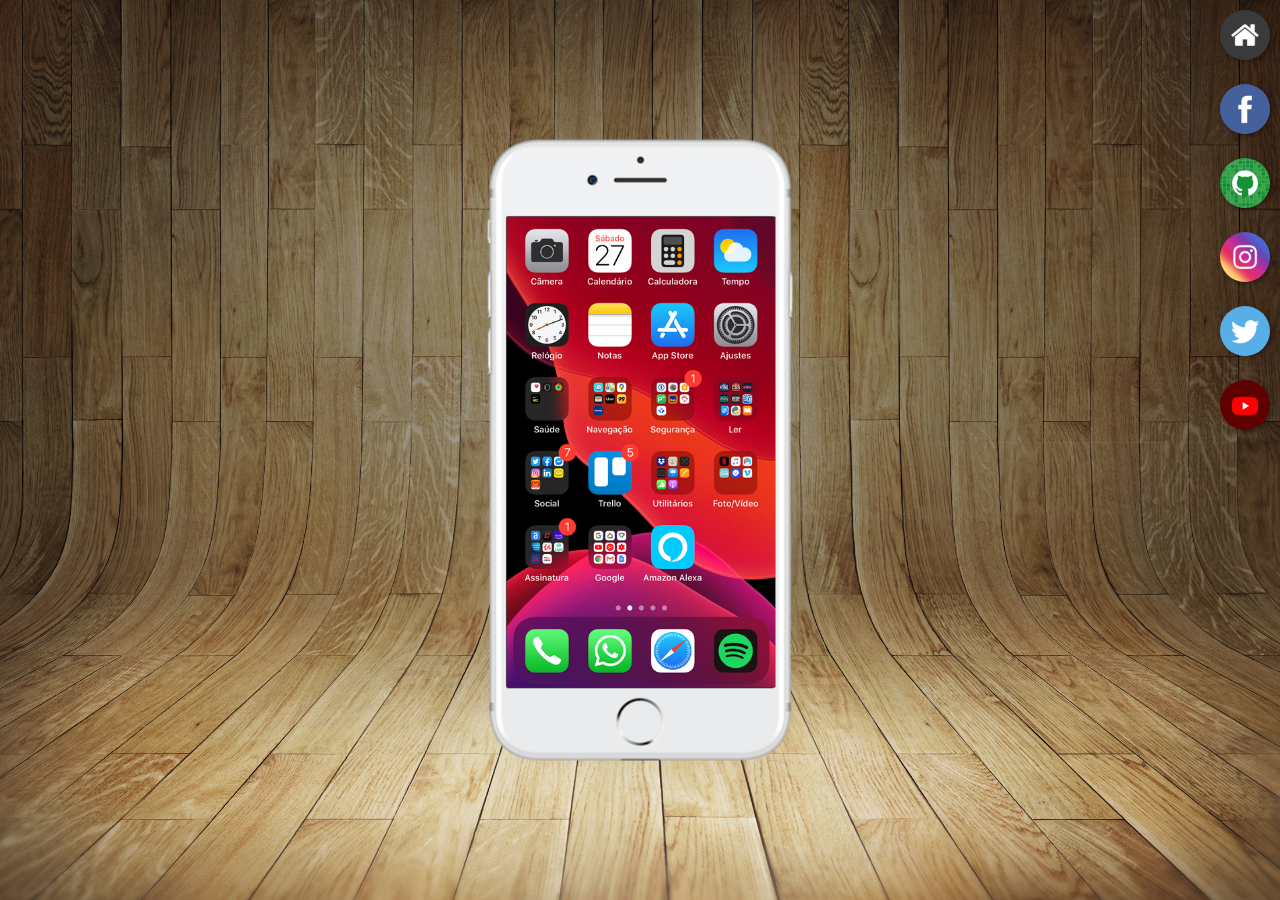
<file: index.html>
<!DOCTYPE html>
<html lang="pt-br">
<head>
    <meta charset="UTF-8">
    <meta name="viewport" content="width=device-width, initial-scale=1.0">
    <title>Projeto Redes Sociais</title>
    <link rel="shortcut icon" href="favicon.ico" type="image/x-icon">
    <link rel="stylesheet" href="estilos/styles.css">
</head>
<body>
    <main>
        <section id="telefone">
            <iframe src="home.html" name="tela" id="tela" frameborder="0"></iframe>
        </section>
        <section id="redes-sociais">
            <a href="home.html" target="tela"><img src="imagens/logo-home.jpg" alt="Home"></a><br>
            <a href="facebook.html" target="tela"><img src="imagens/logo-facebook.jpg" alt="Facebook"></a><br>
            <a href="github.html" target="tela"><img src="imagens/logo-github.jpg" alt="GitHub"></a><br>
            <a href="instagram.html" target="tela"><img src="imagens/logo-instagram.jpg" alt="Instagram"></a><br>
            <a href="twitter.html" target="tela"><img src="imagens/logo-twitter.jpg" alt="Twitter"></a><br>
            <a href="youtube.html" target="tela"><img src="imagens/logo-youtube.jpg" alt="Youtube"></a>
        </section>
    </main>
</body>
</html>
</file>
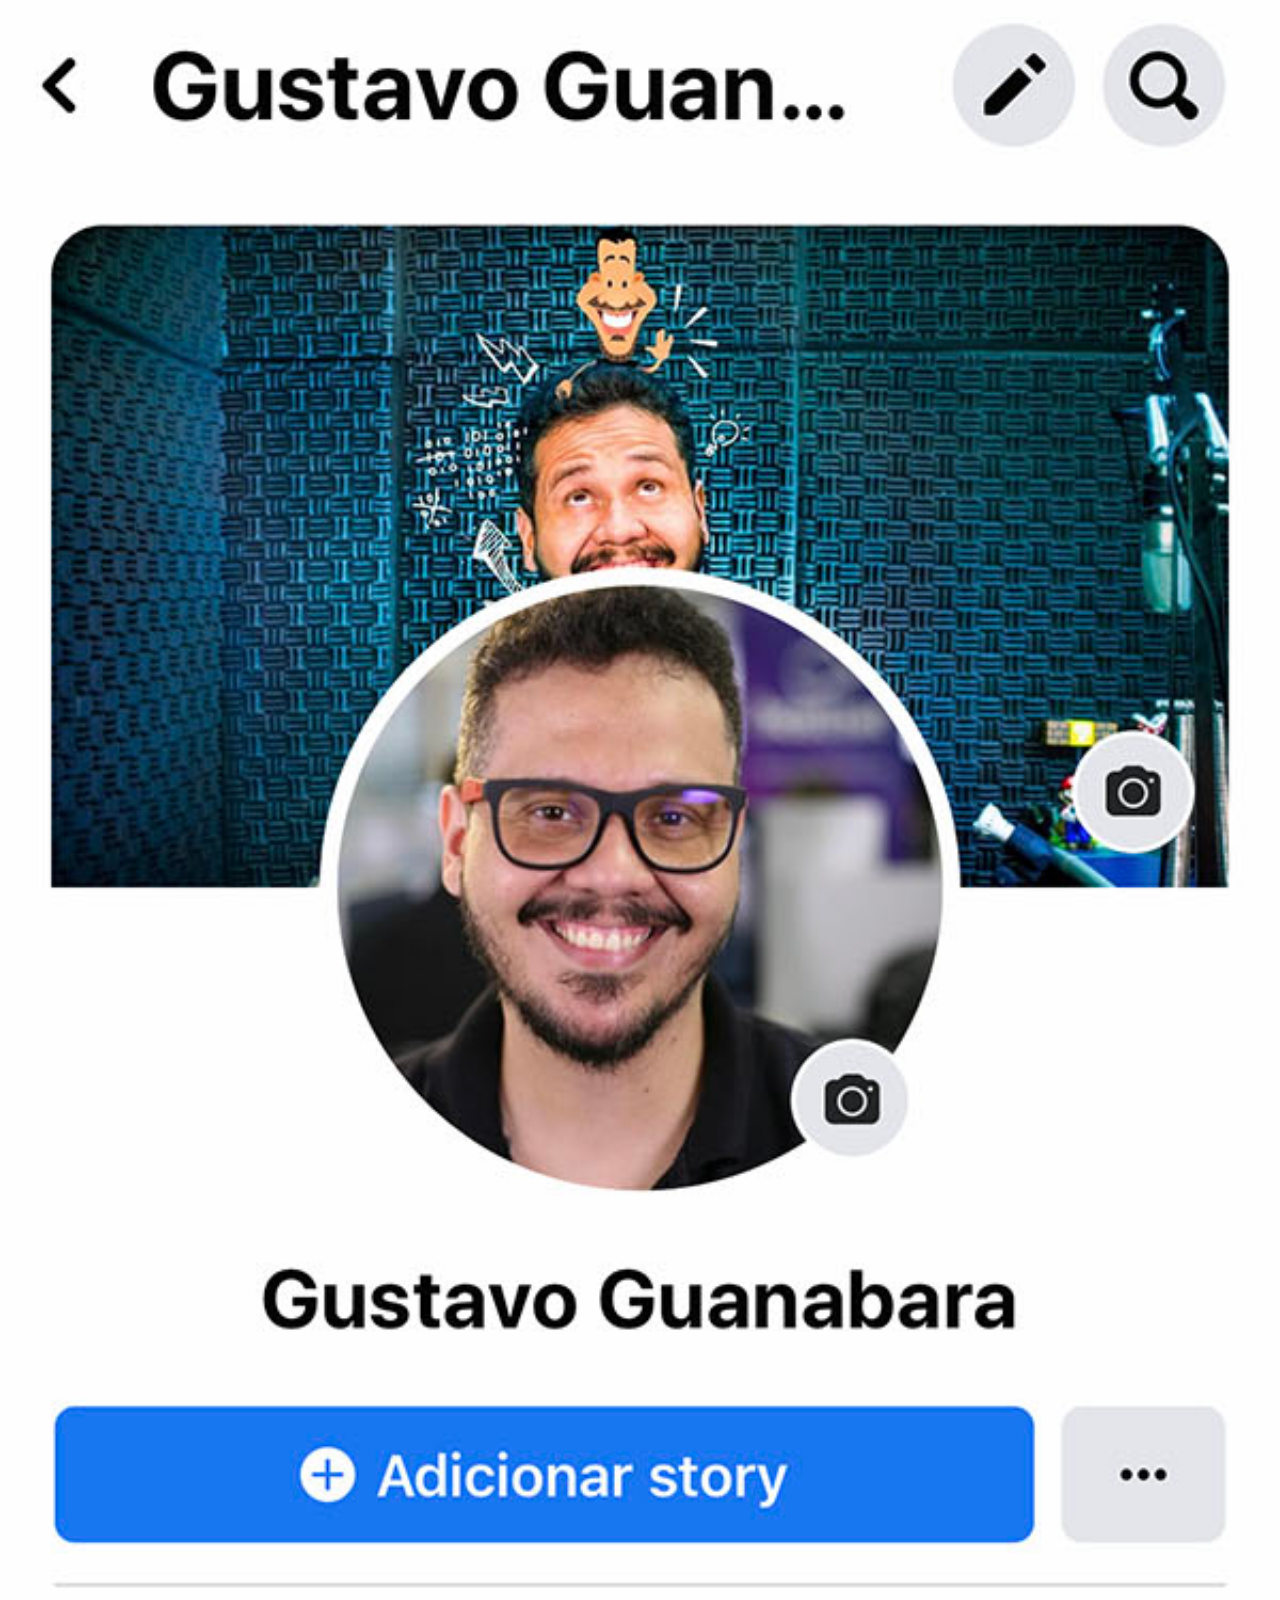
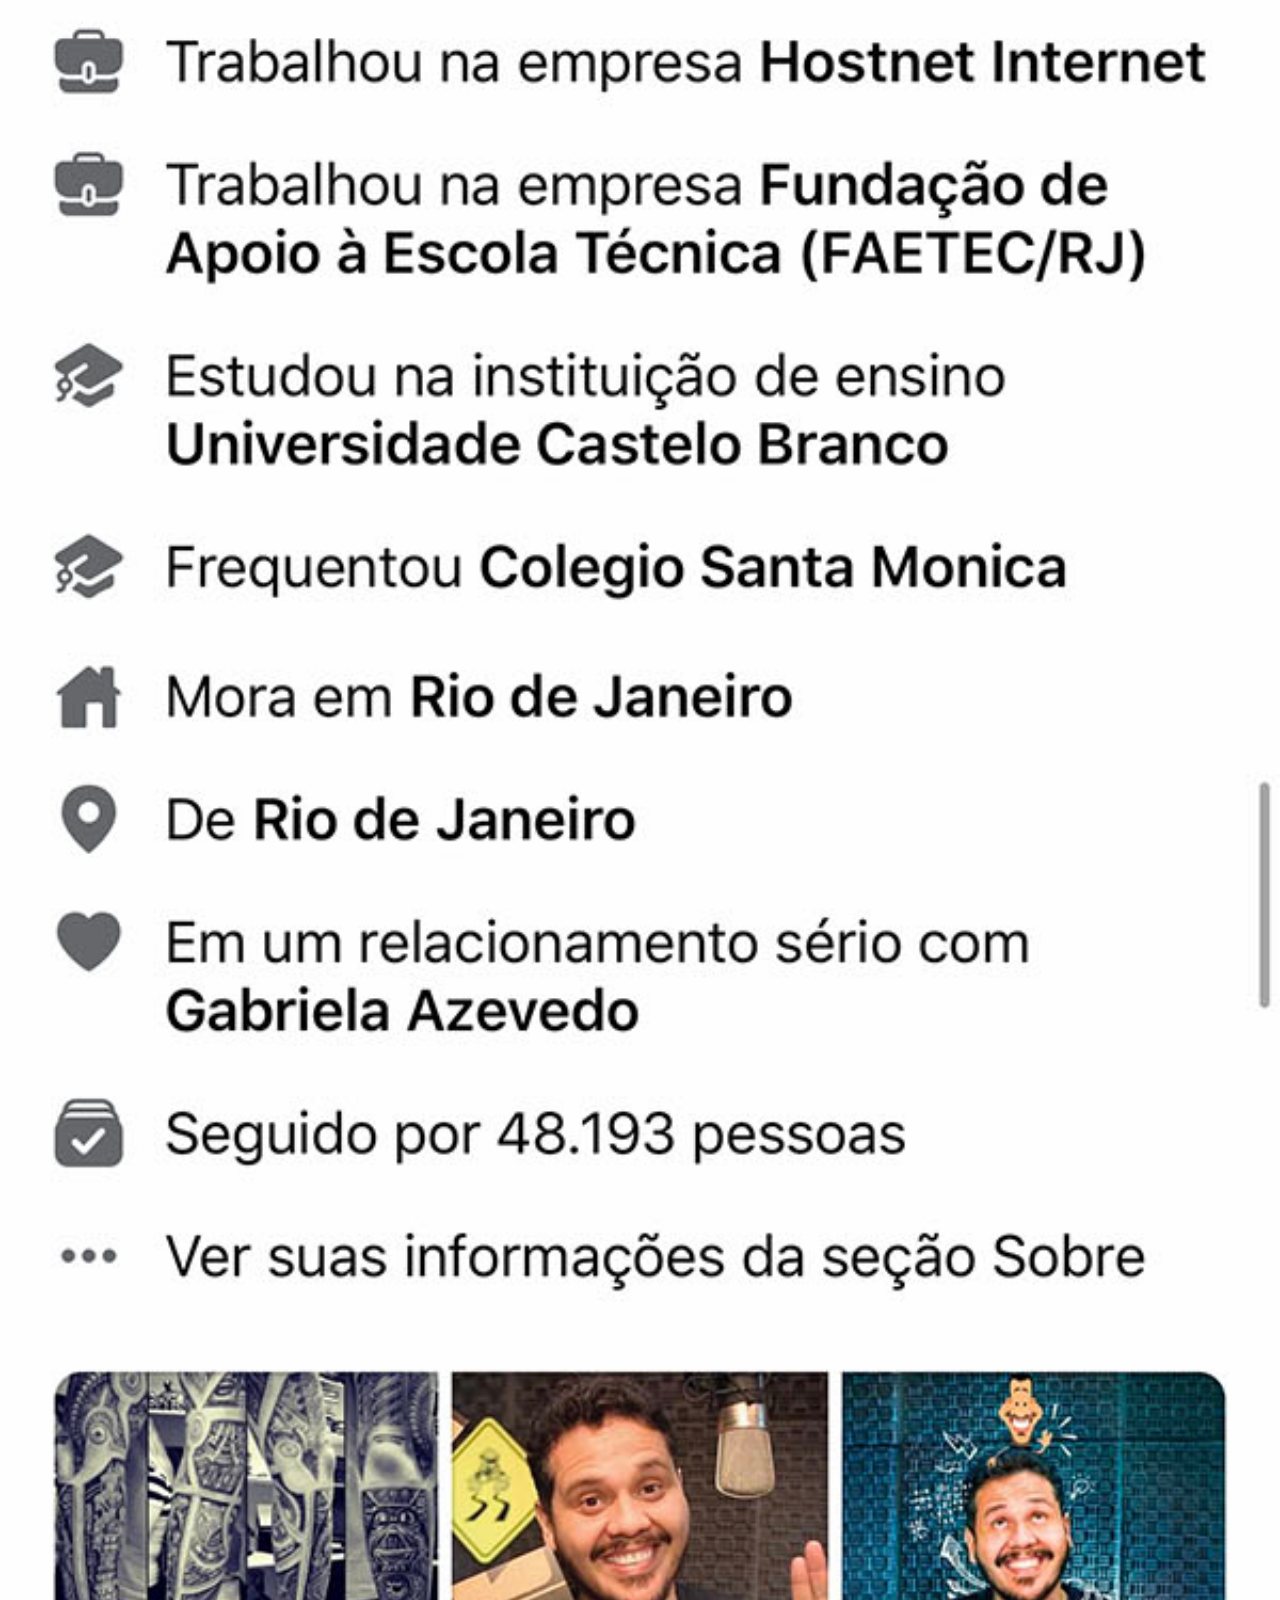
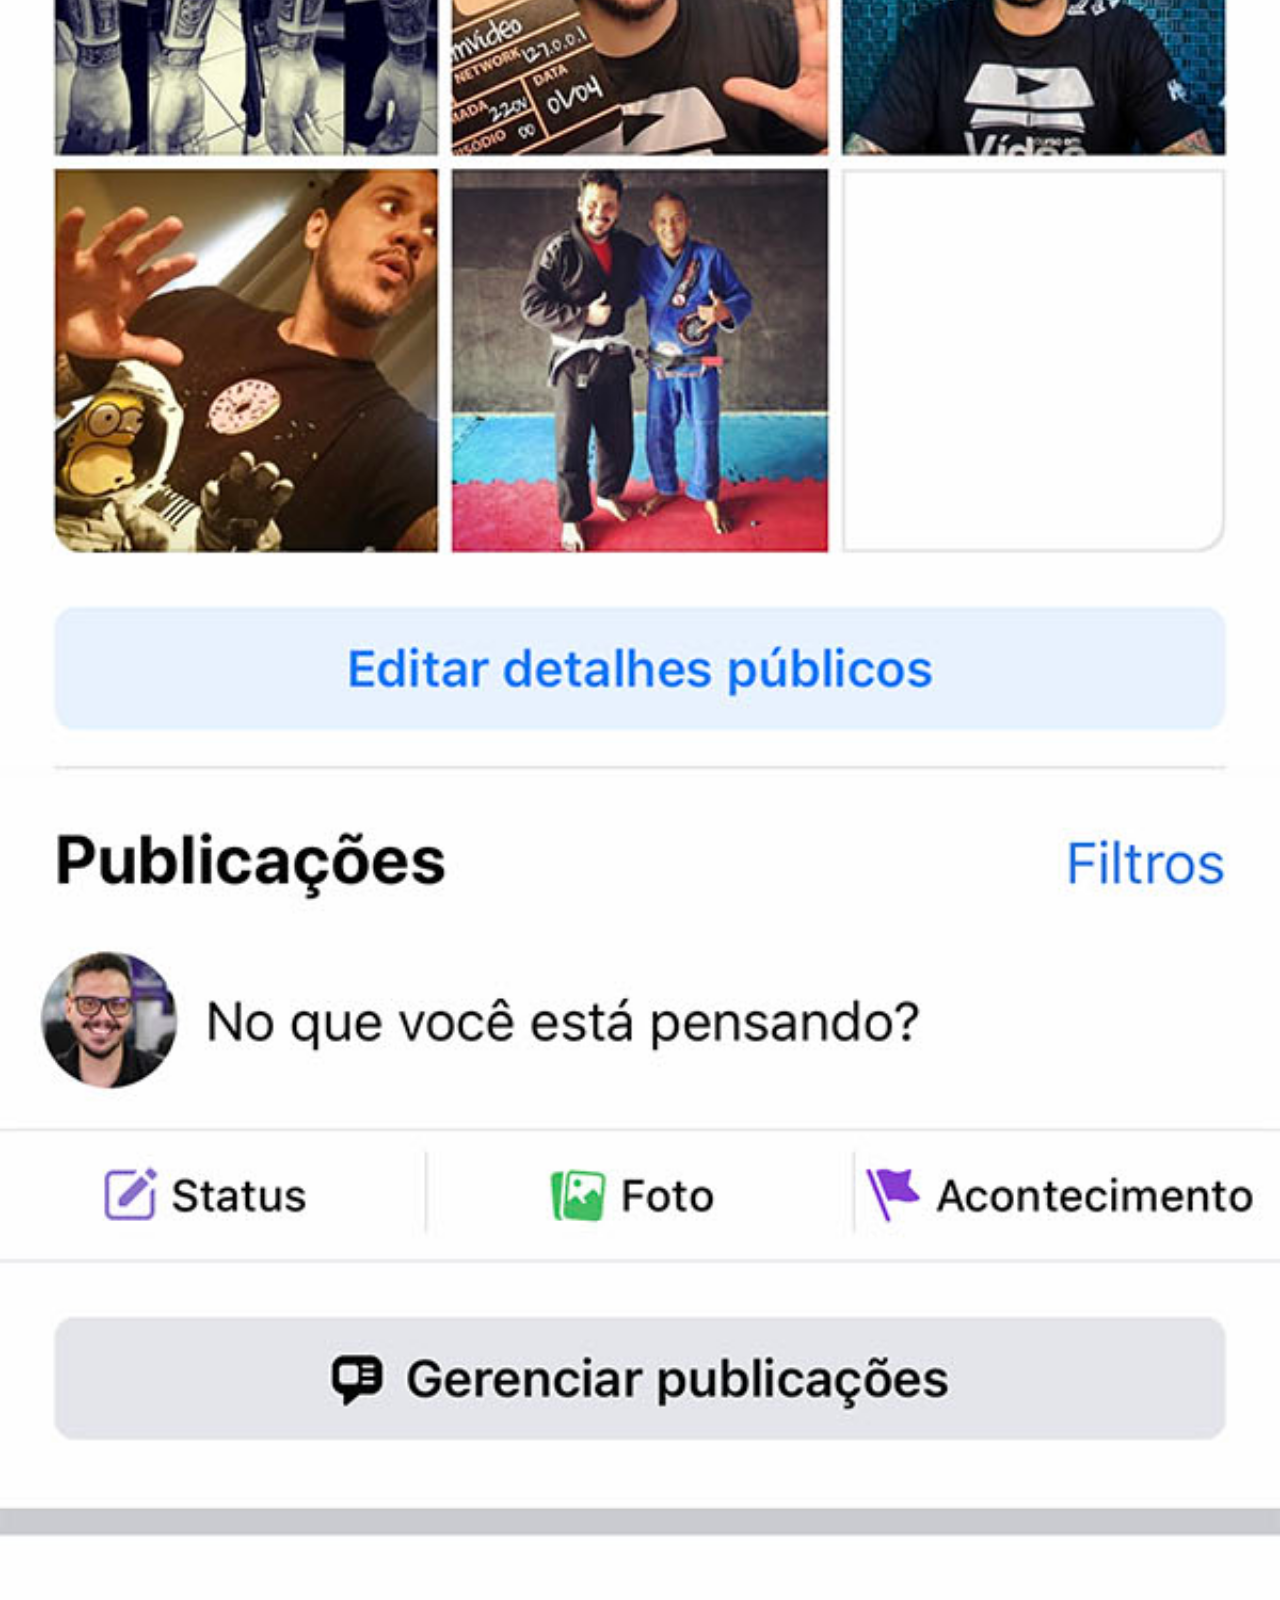
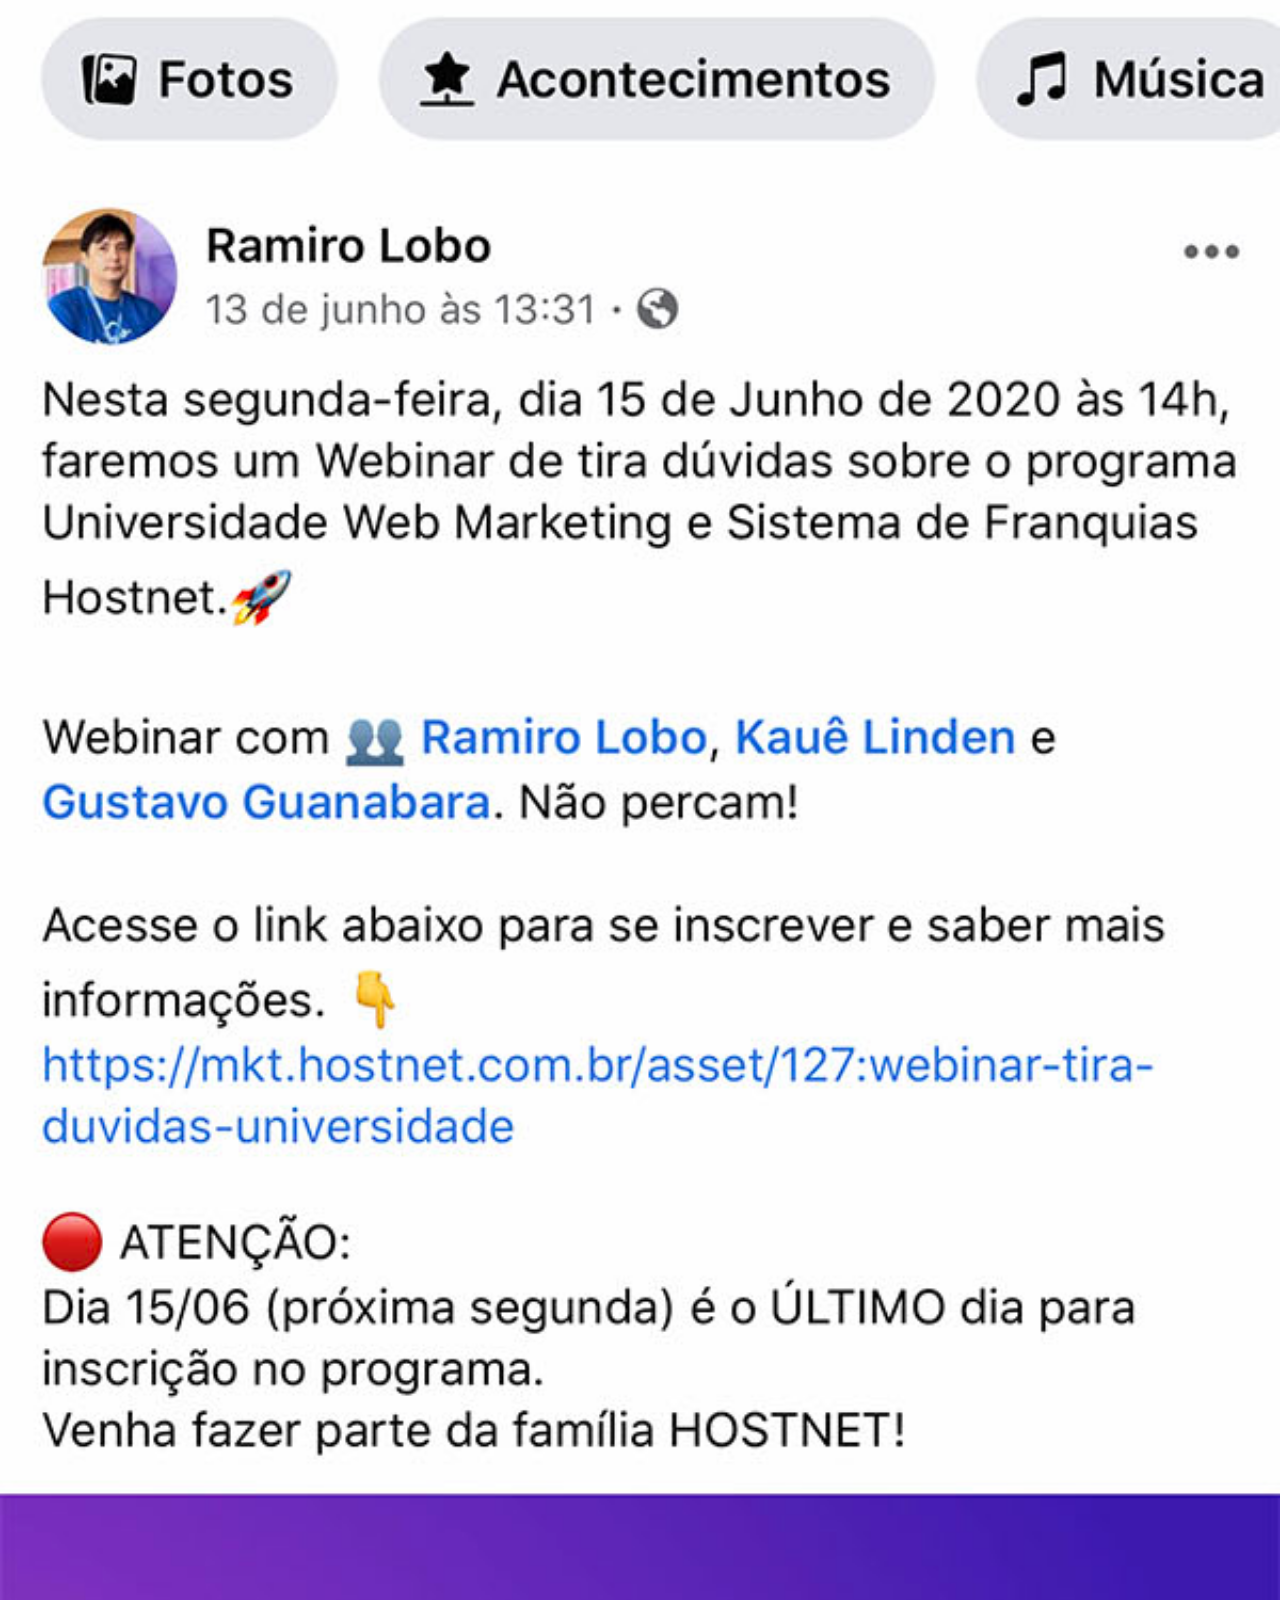
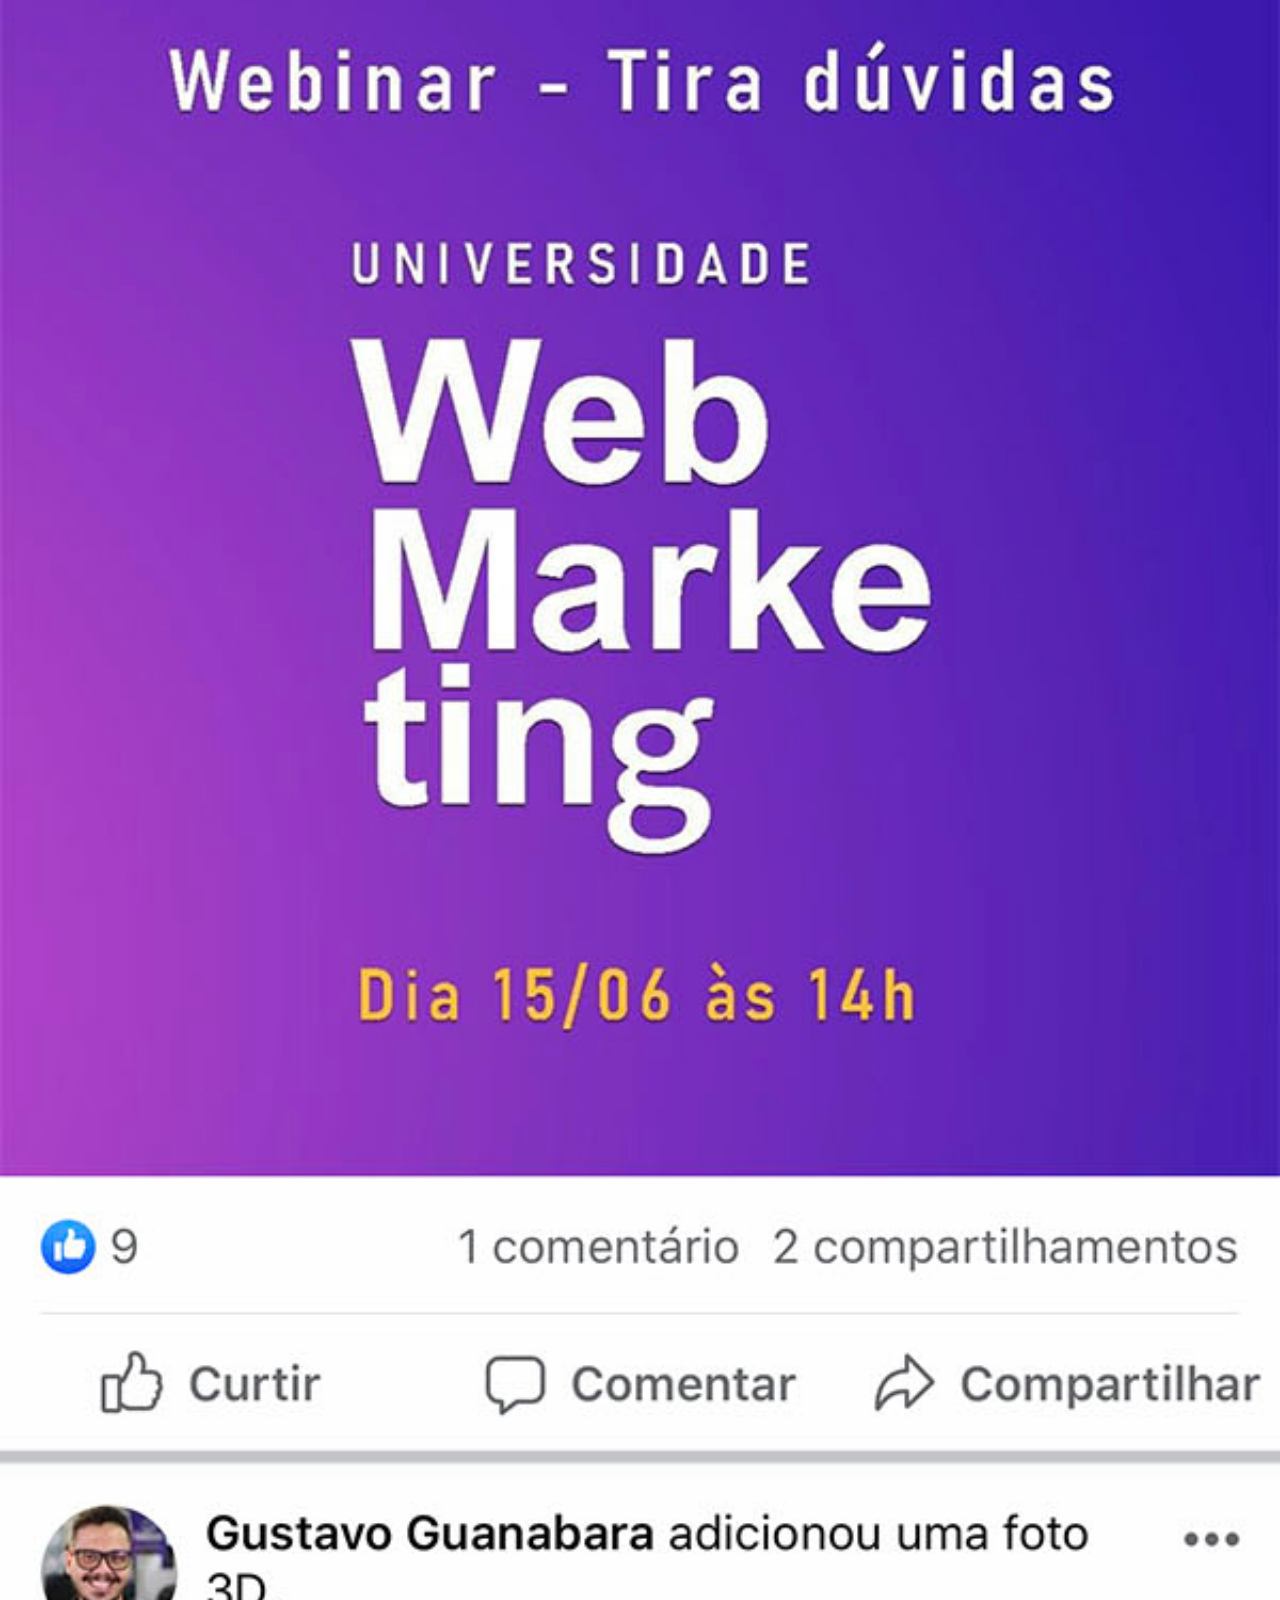
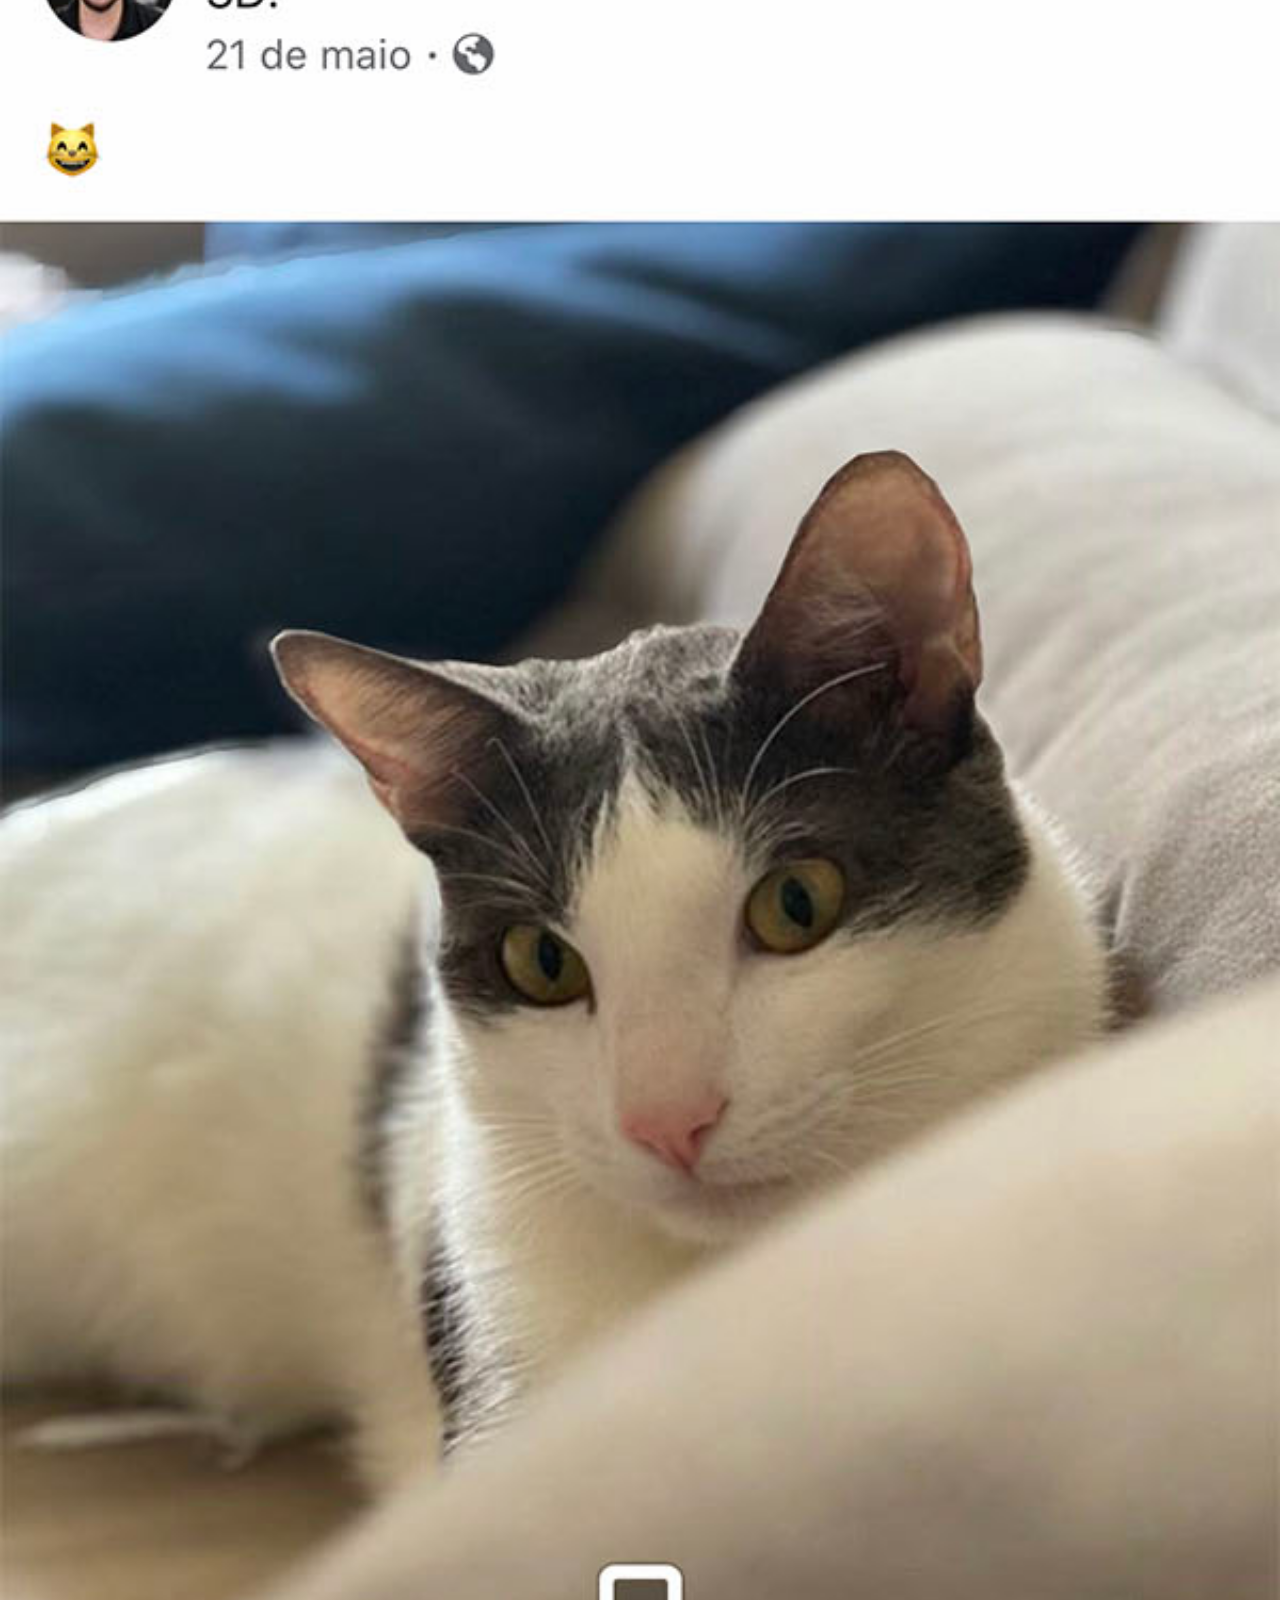
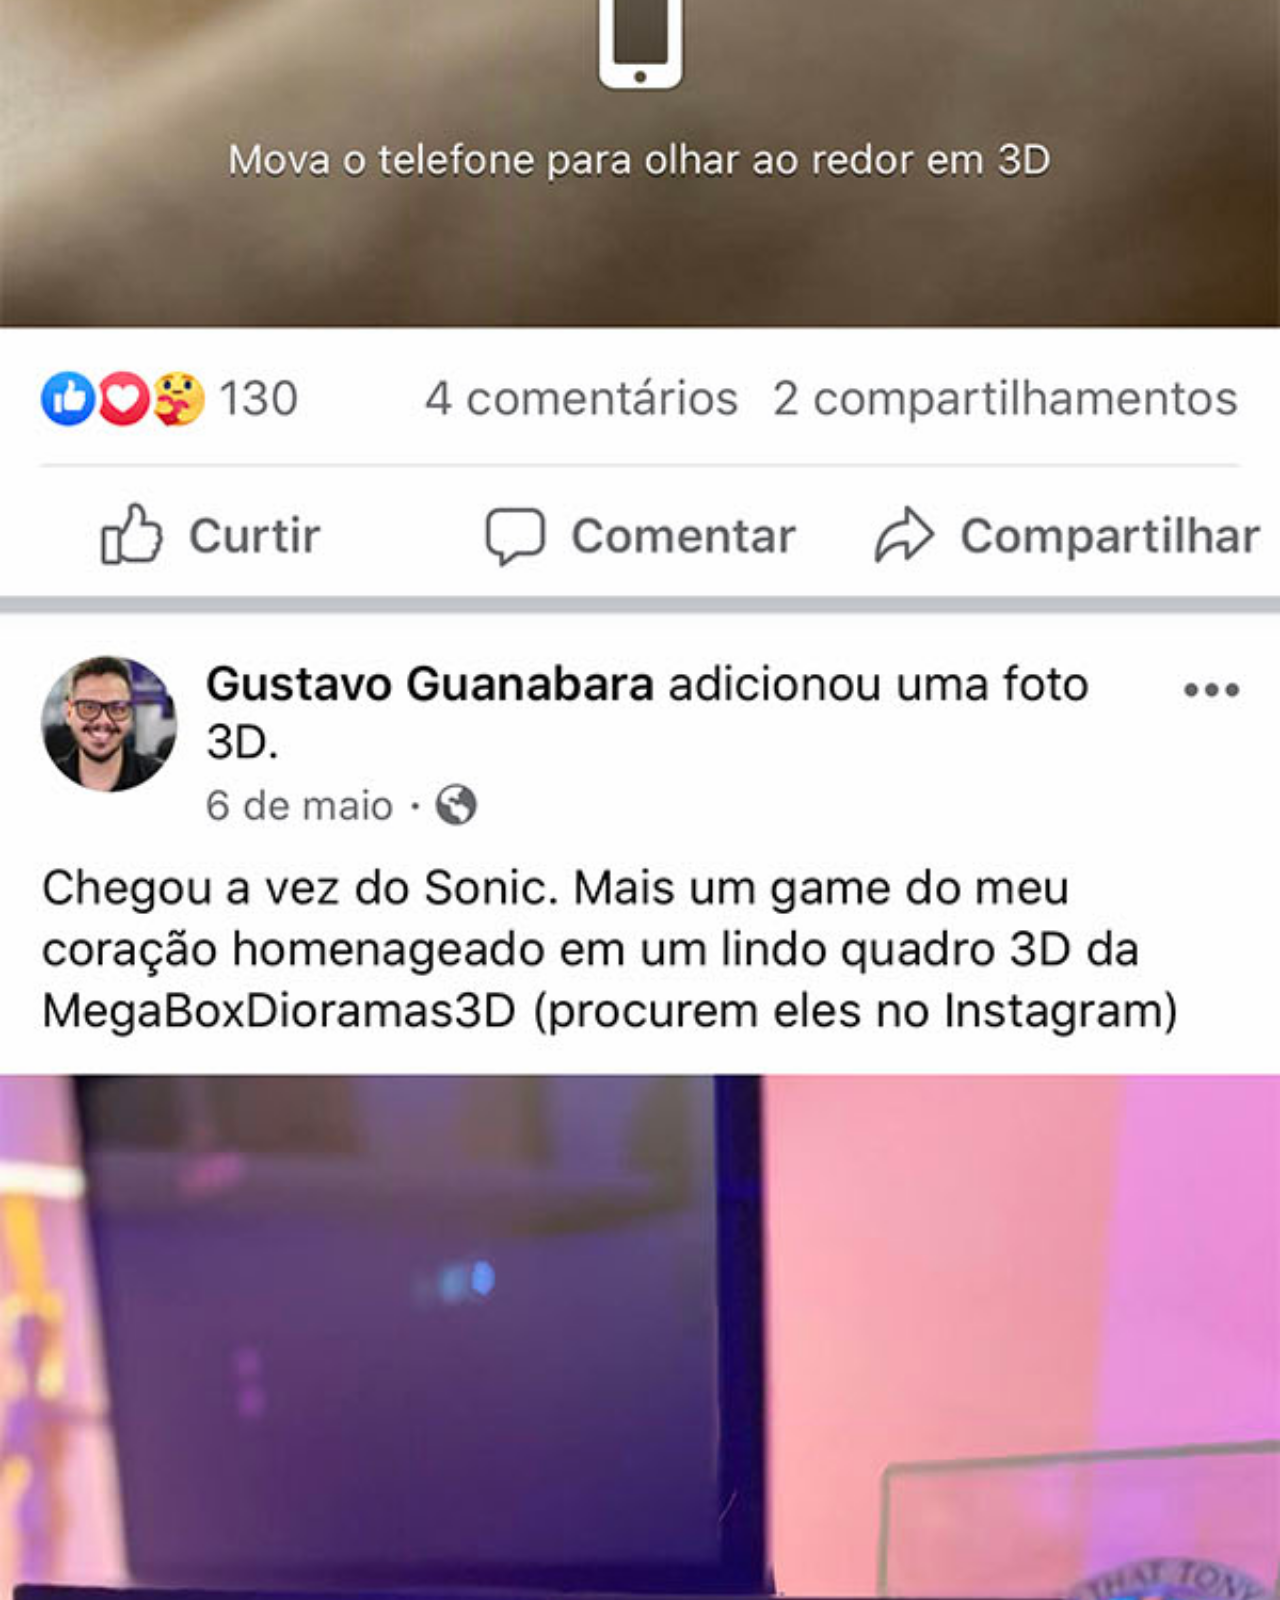
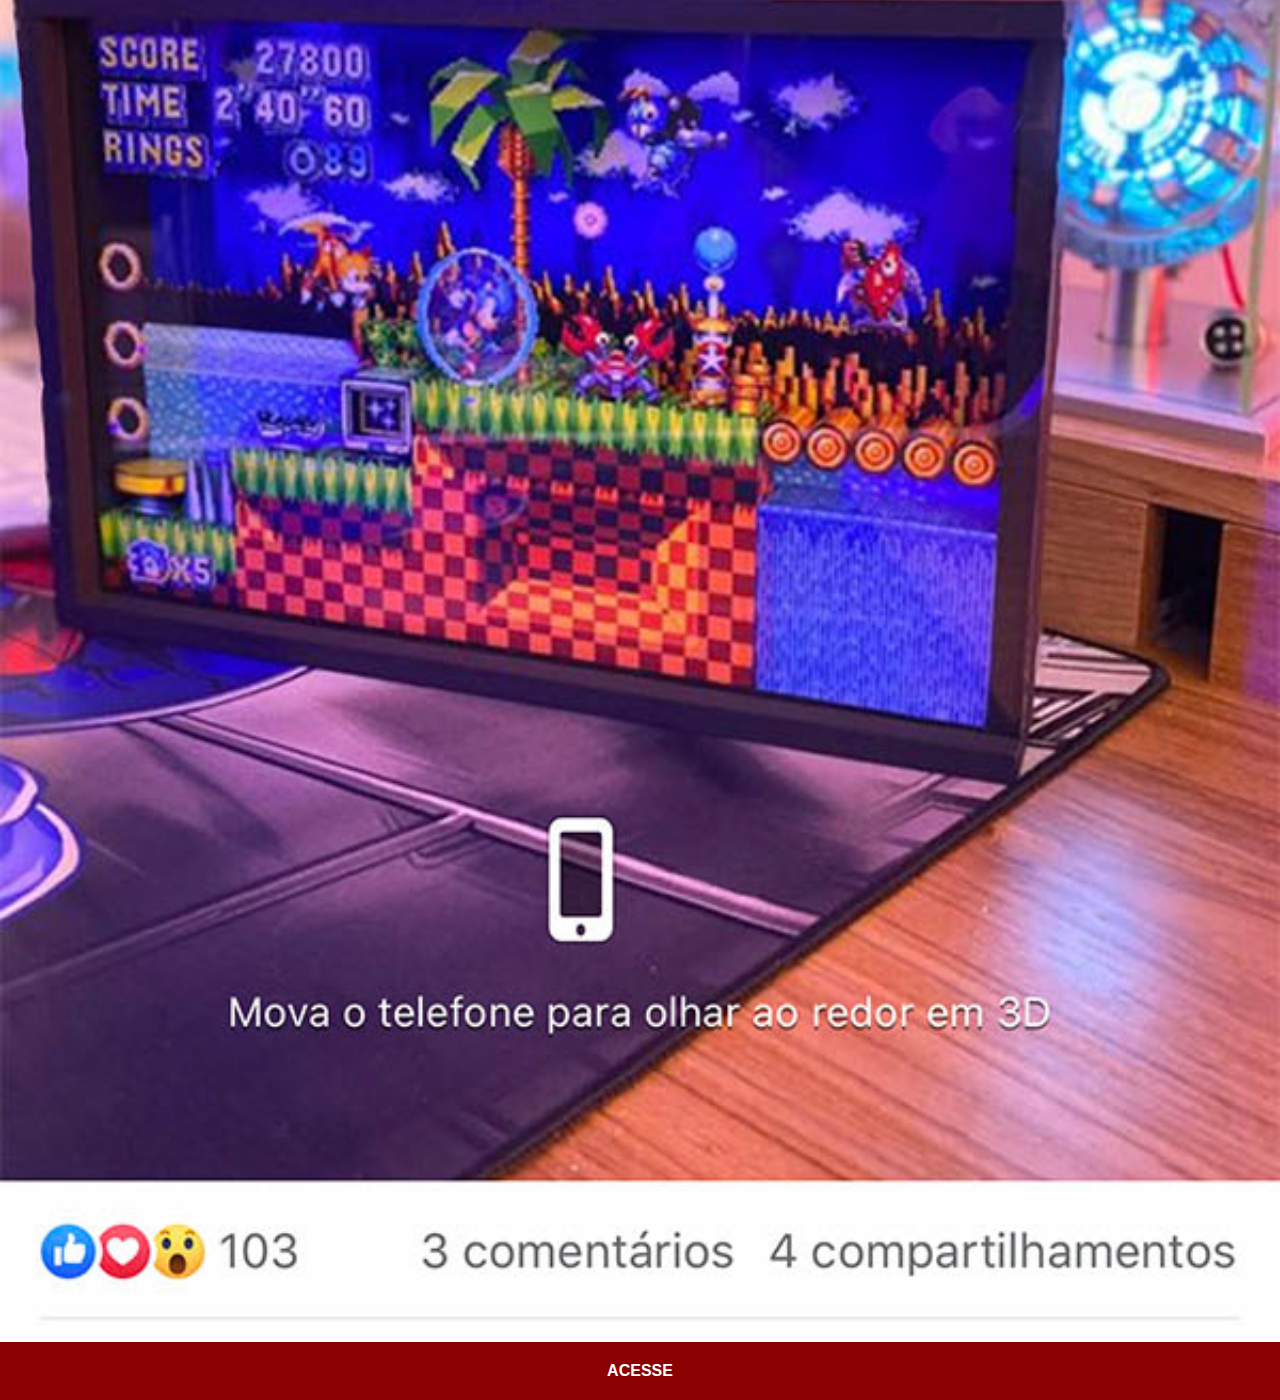
<file: facebook.html>
<!DOCTYPE html>
<html lang="pt-br">
<head>
    <meta charset="UTF-8">
    <meta name="viewport" content="width=device-width, initial-scale=1.0">
    <title>Facebook</title>
    <link rel="stylesheet" href="estilos/social.css">
</head>
<body>
    <img src="imagens/tela-facebook.jpg" alt="Facebook">
    <a href="https://www.facebook.com/gustavoguanabara/?locale=pt_BR" target="_blank">ACESSE</a>
</body>
</html>
</file>
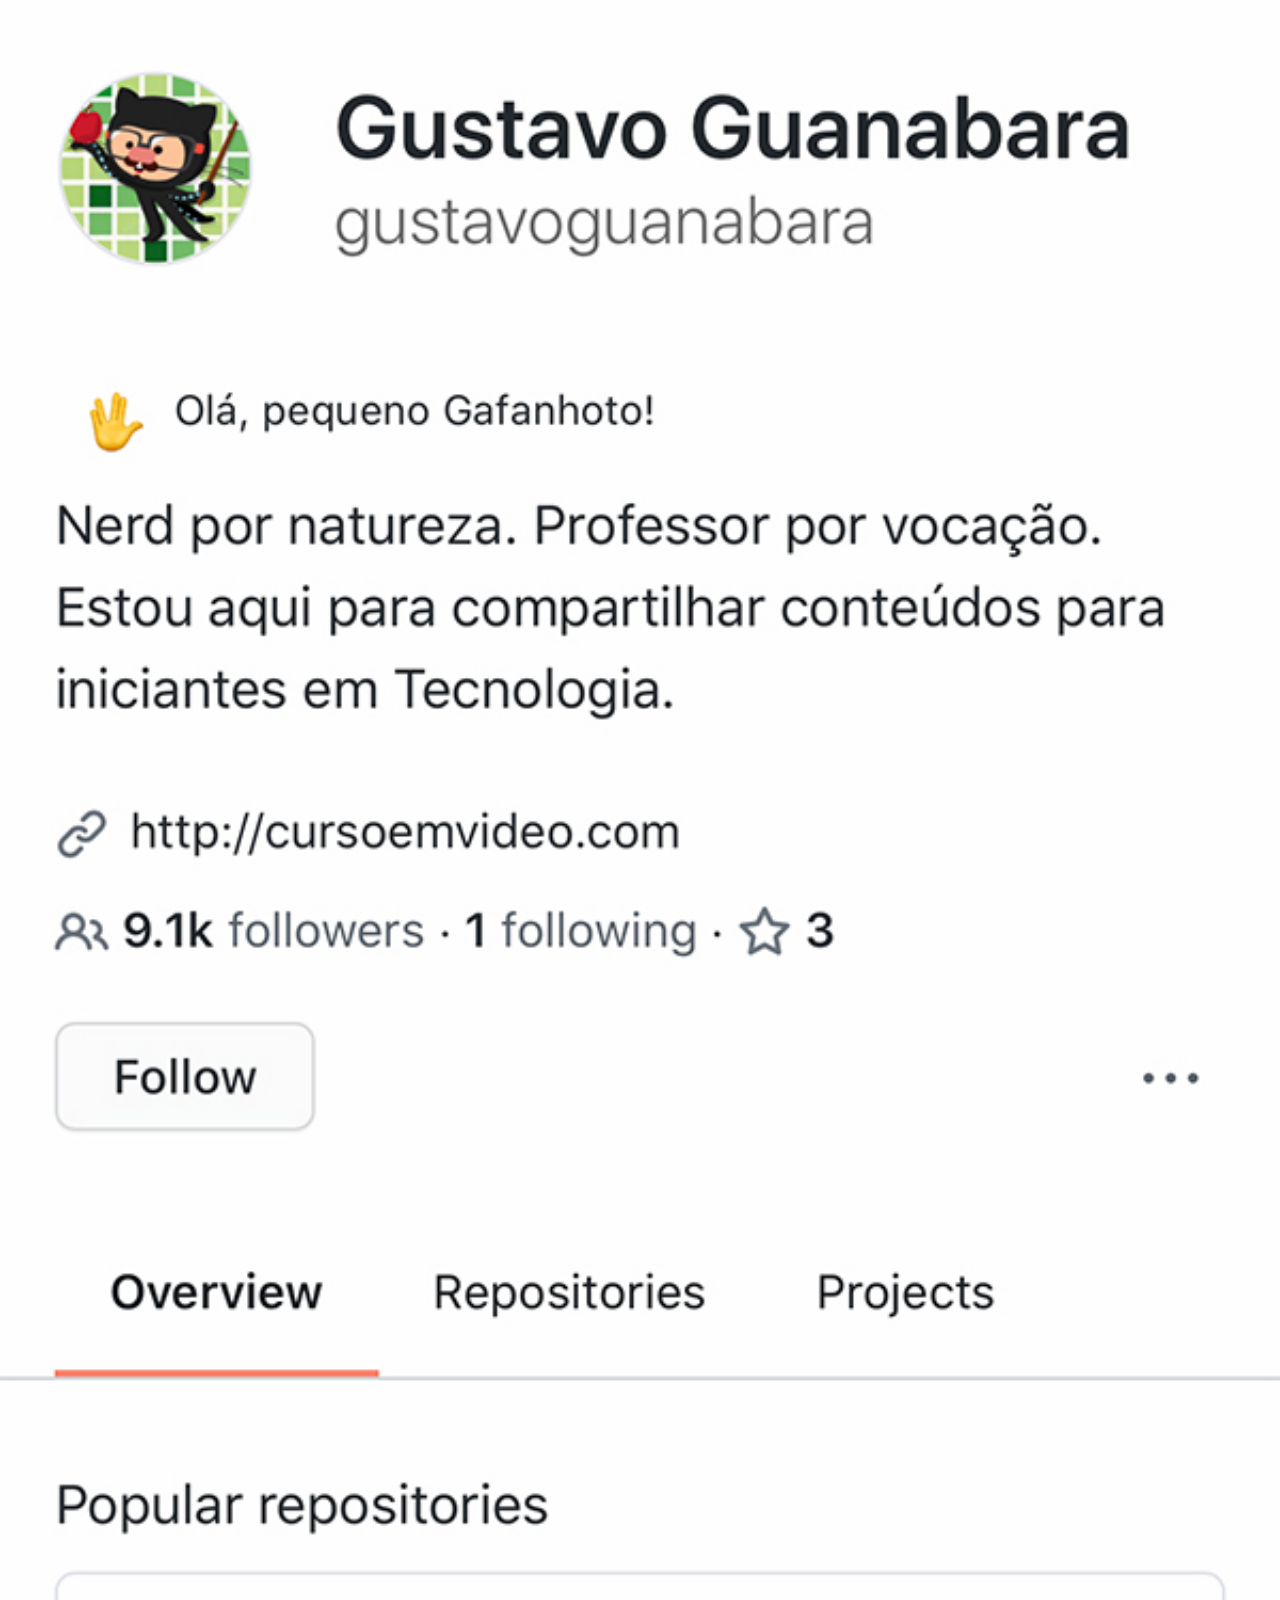
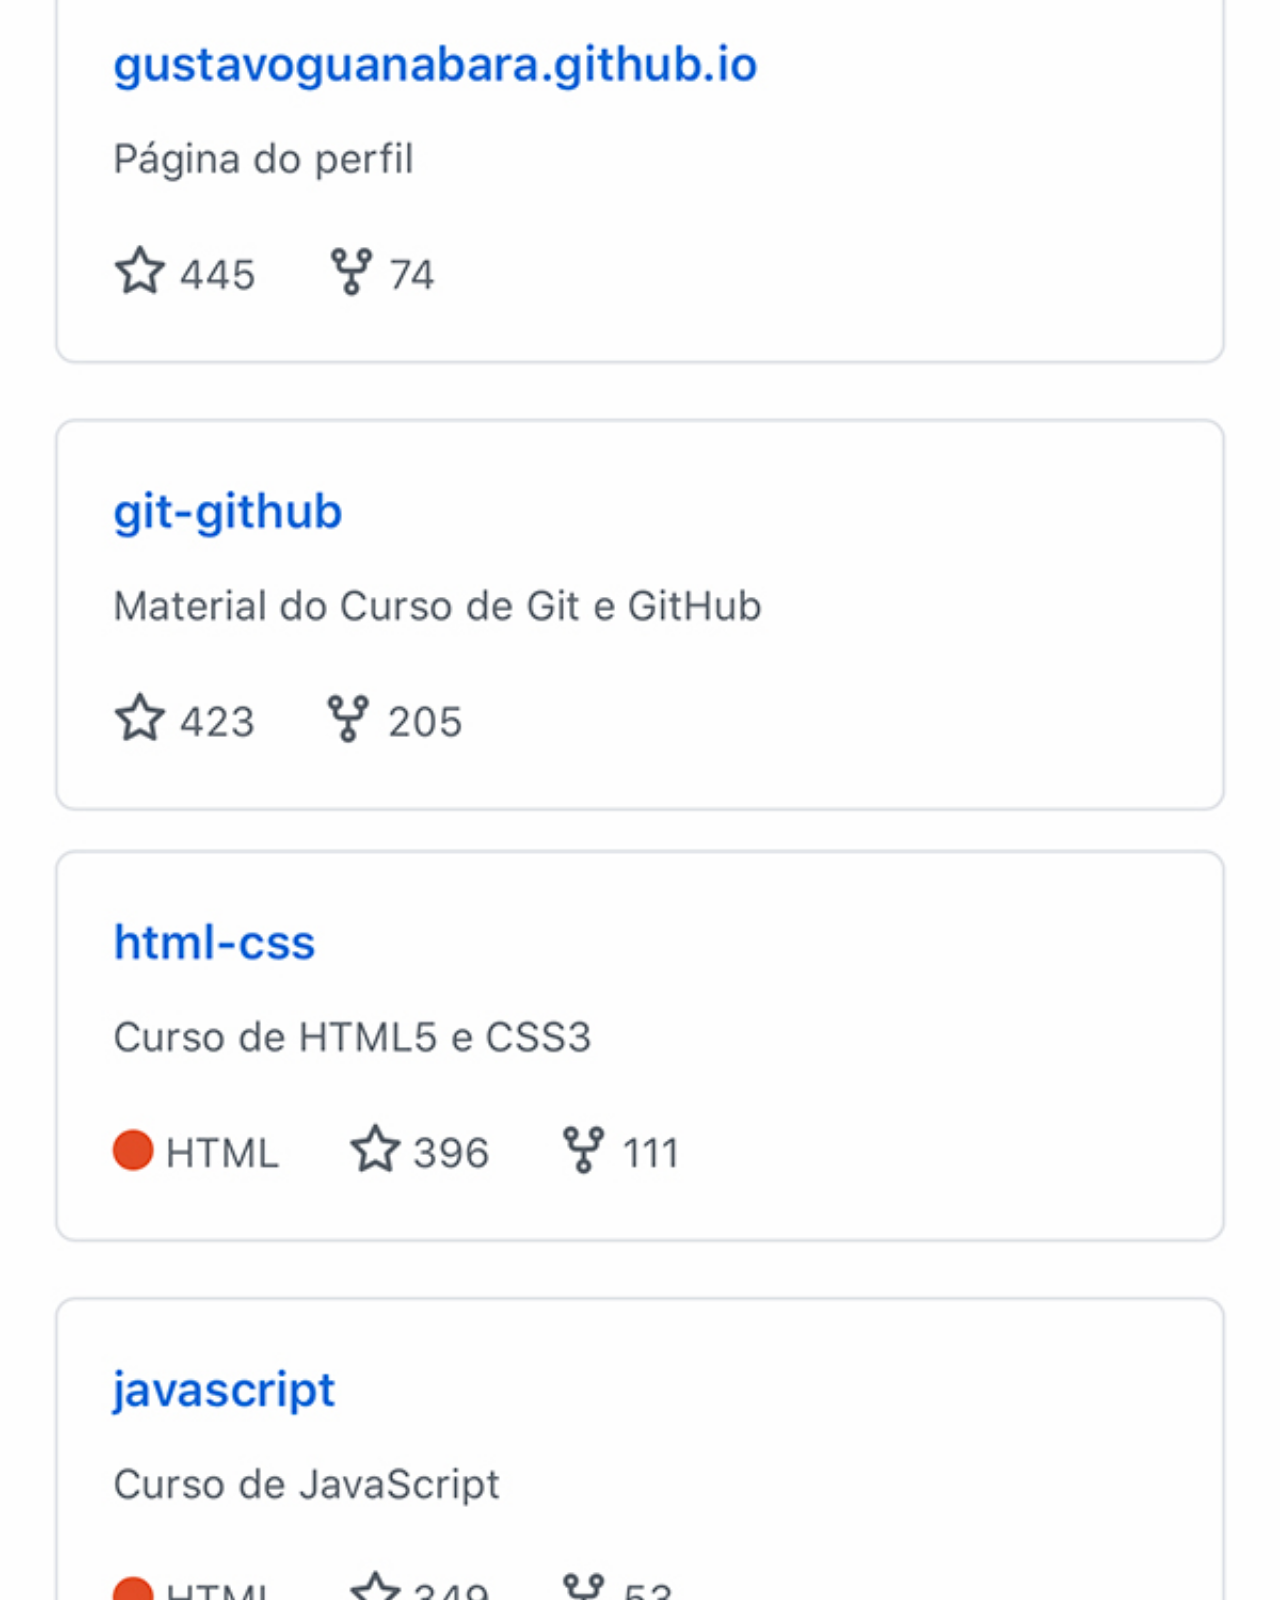
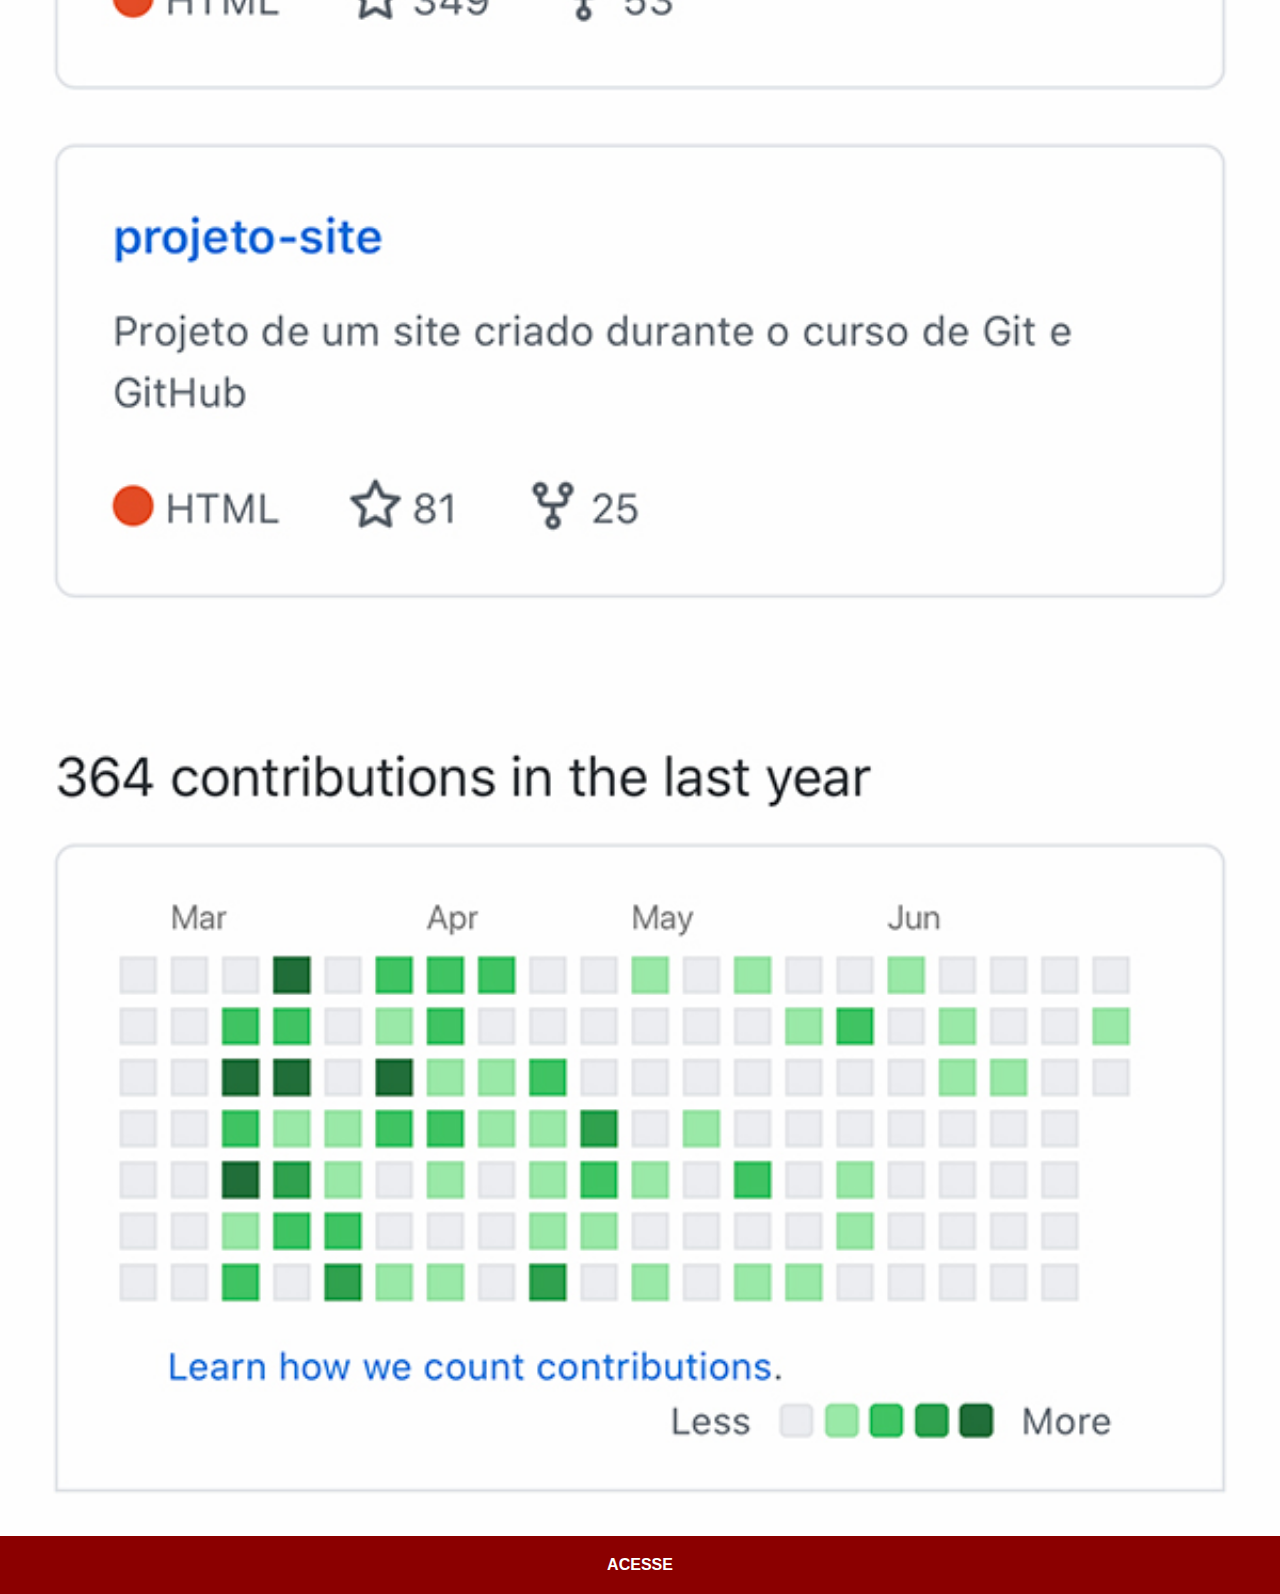
<file: github.html>
<!DOCTYPE html>
<html lang="pt-br">
<head>
    <meta charset="UTF-8">
    <meta name="viewport" content="width=device-width, initial-scale=1.0">
    <title>GitHub</title>
    <link rel="stylesheet" href="estilos/social.css">
</head>
<body>
    <img src="imagens/tela-github.jpg" alt="Github">
    <a href="https://gustavoguanabara.github.io/" target="_blank">ACESSE</a>
</body>
</html>
</file>
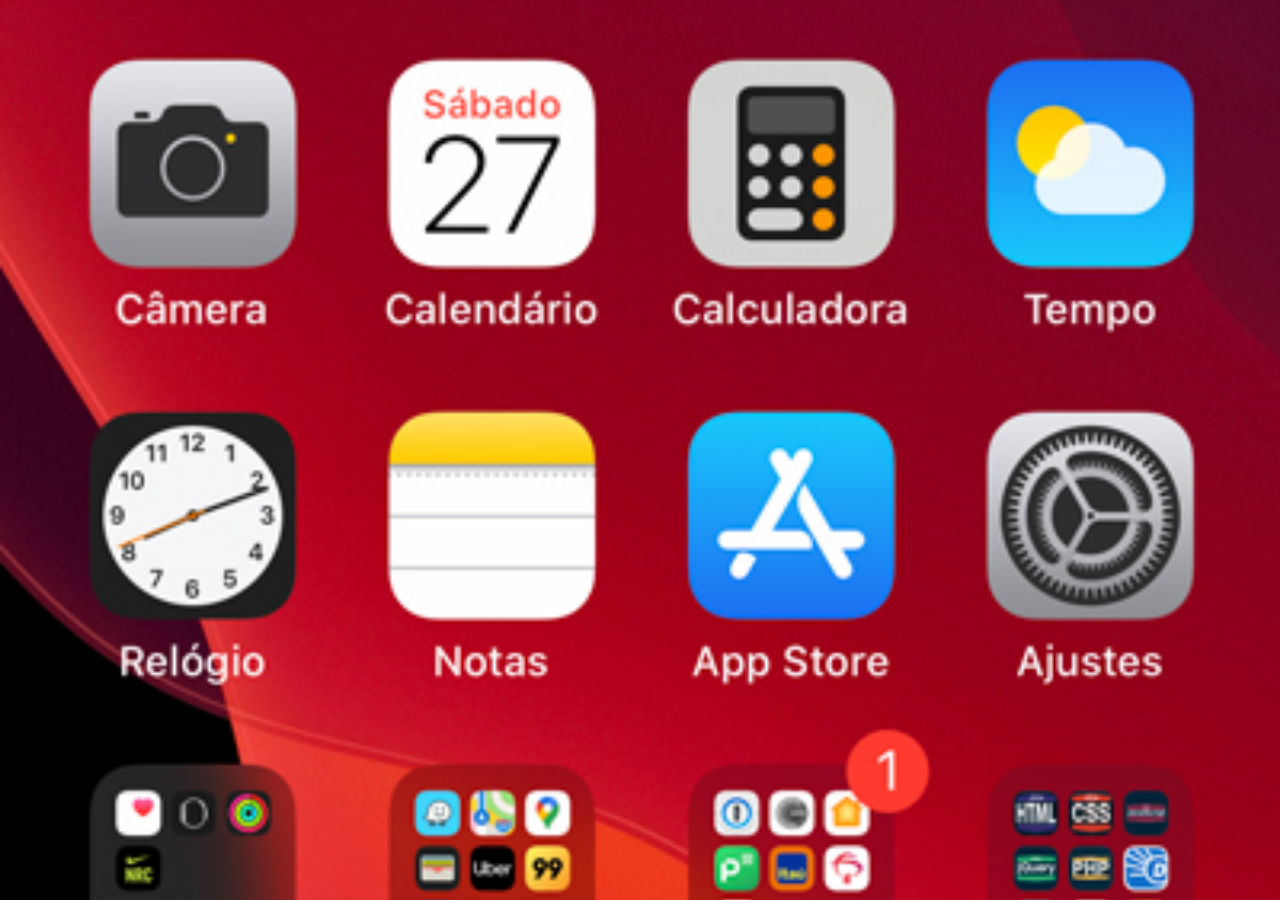
<file: home.html>
<!DOCTYPE html>
<html lang="pt-br">
<head>
    <meta charset="UTF-8">
    <meta name="viewport" content="width=device-width, initial-scale=1.0">
    <title>Home</title>
</head>
<style>

    * {
        margin: 0px;
        padding: 0px;
    }

    body {
        width: 100vw;
        height: 100vh;
        background: black url(imagens/tela-home.jpg)no-repeat top center;
        background-size: cover;
    }
</style>
<body>
    
</body>
</html>
</file>
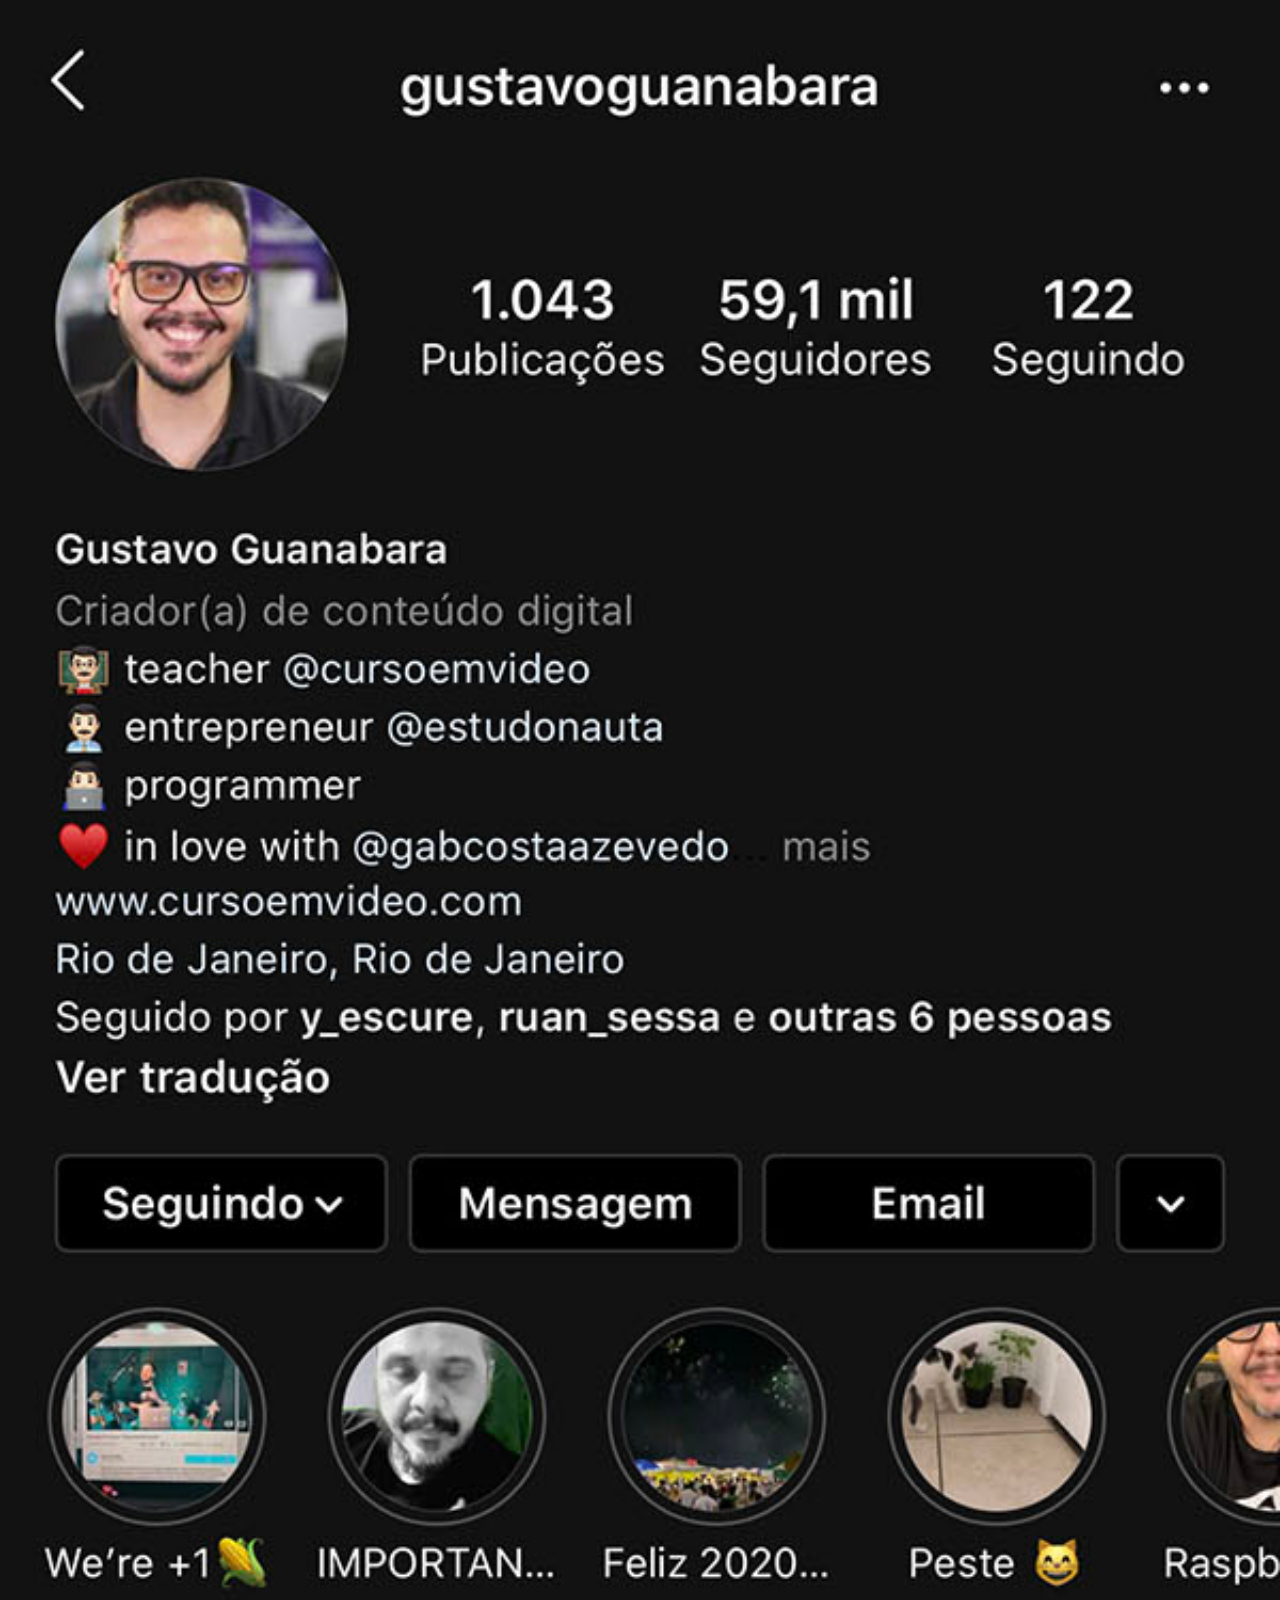
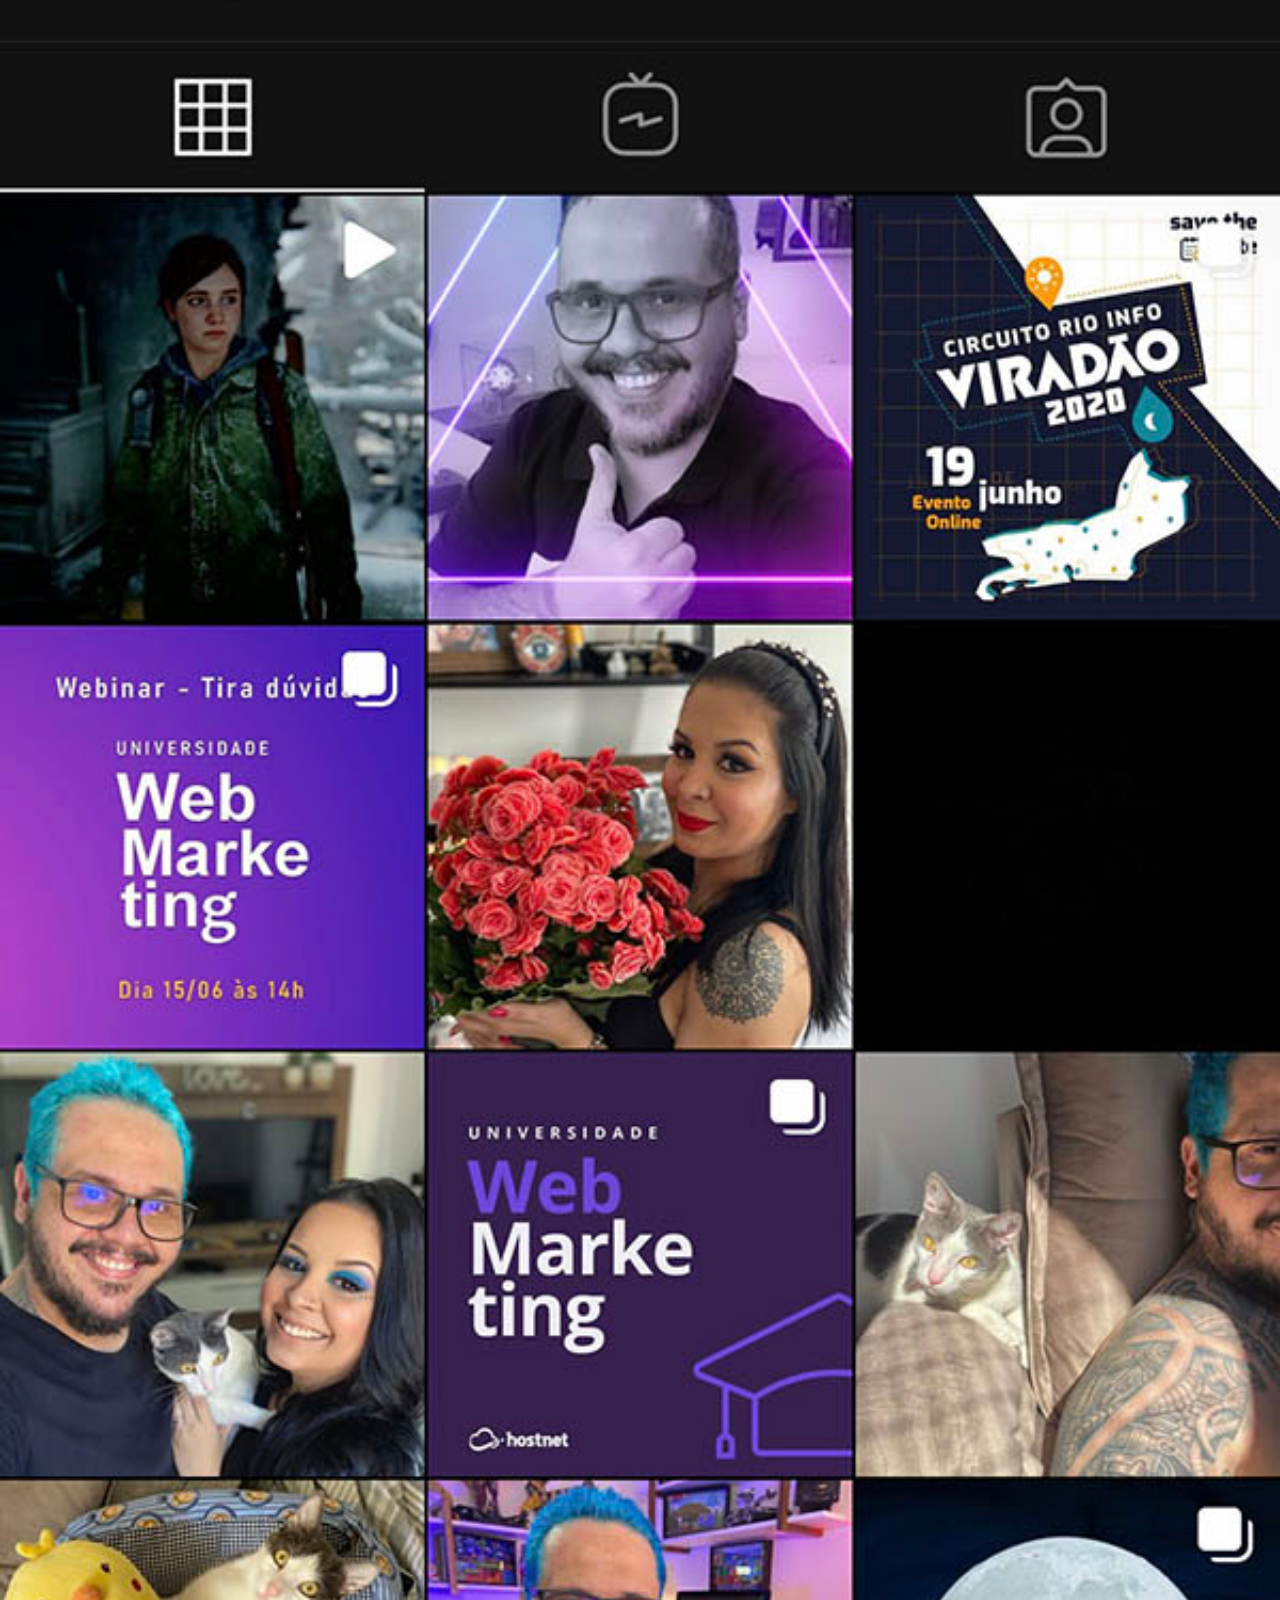
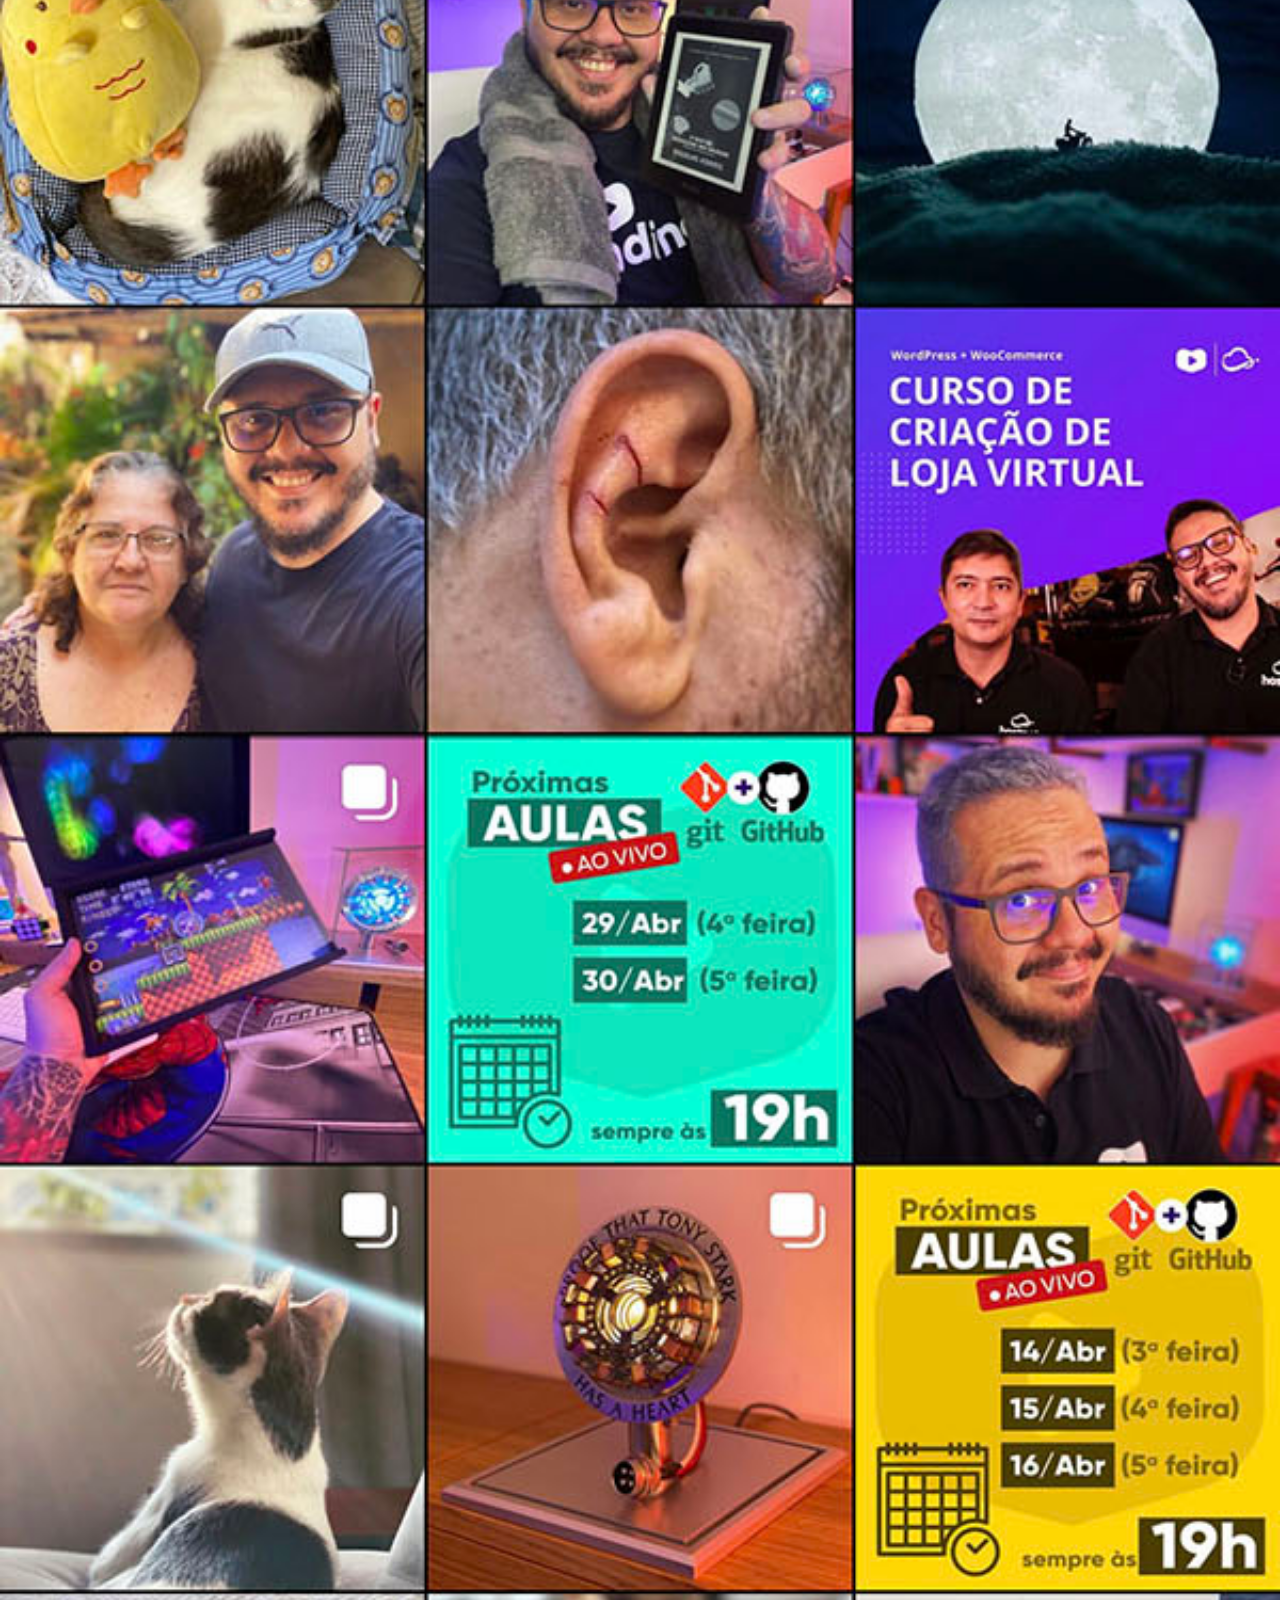
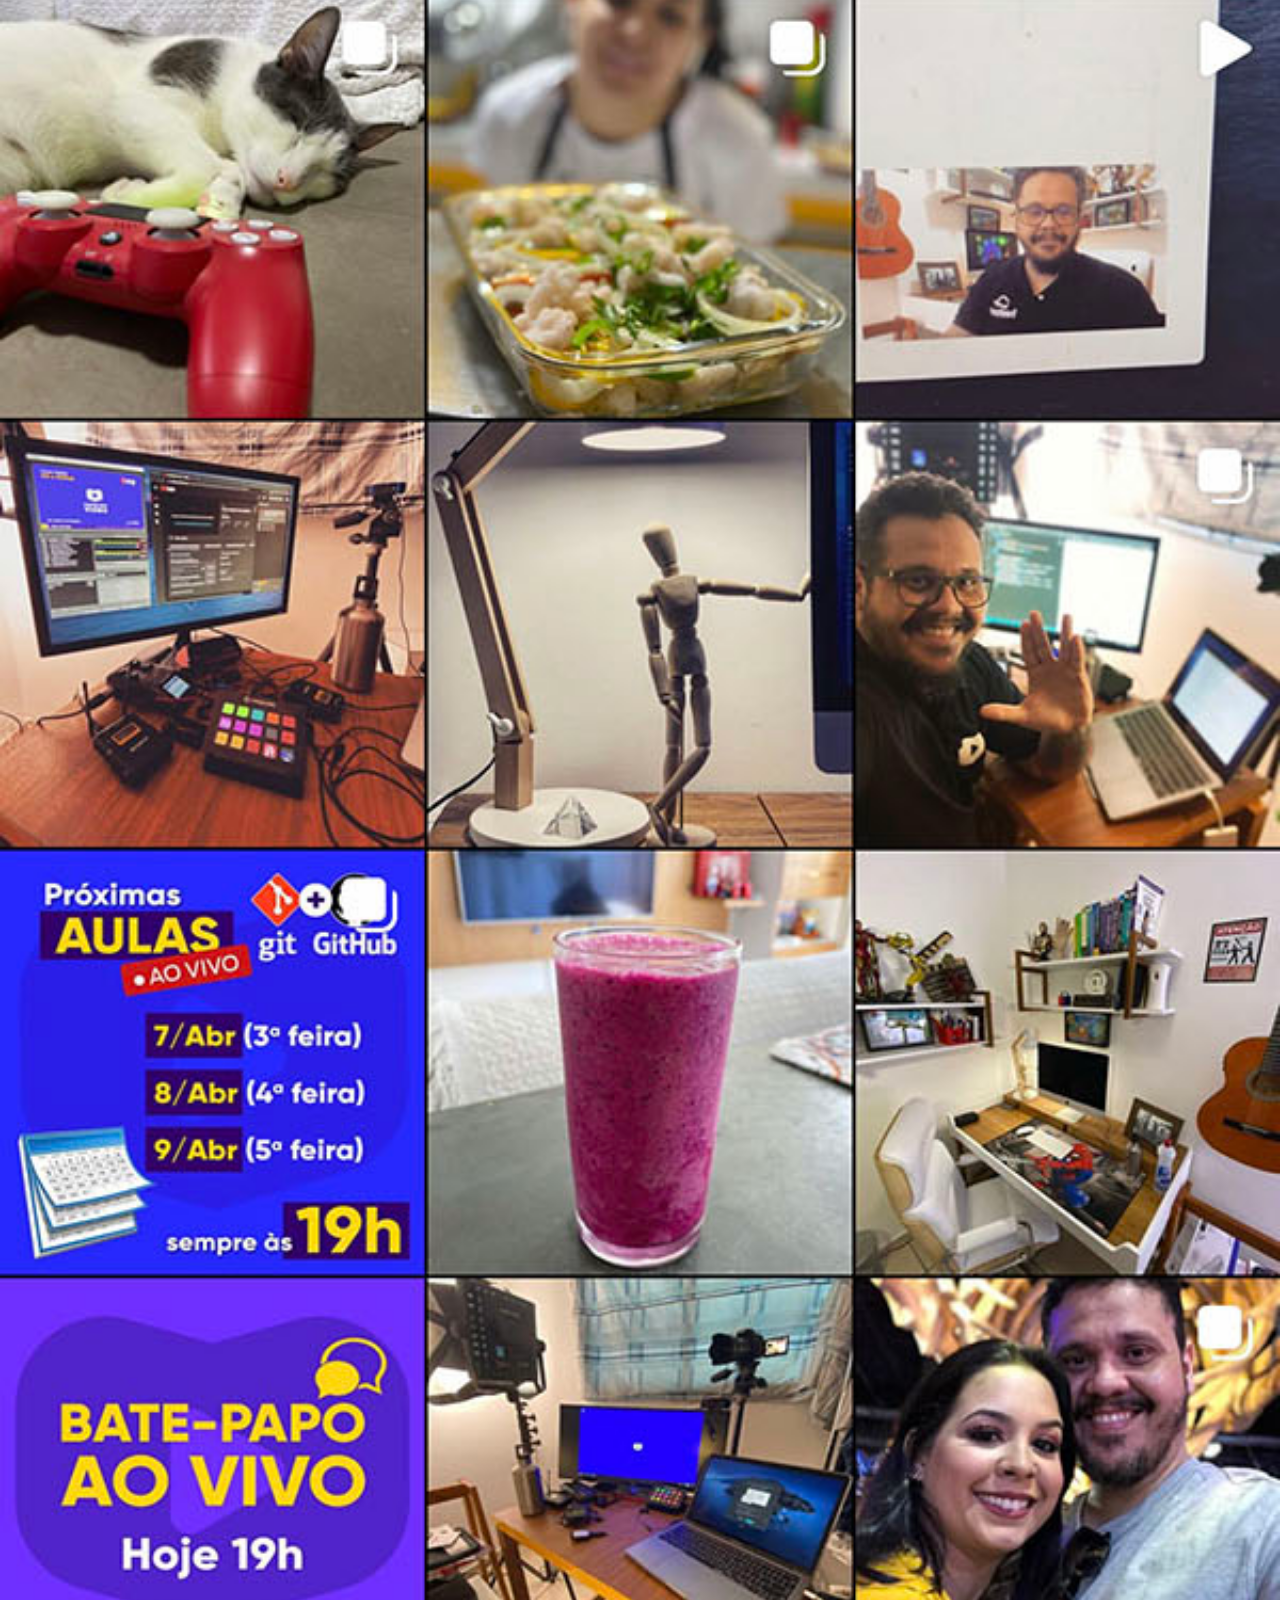
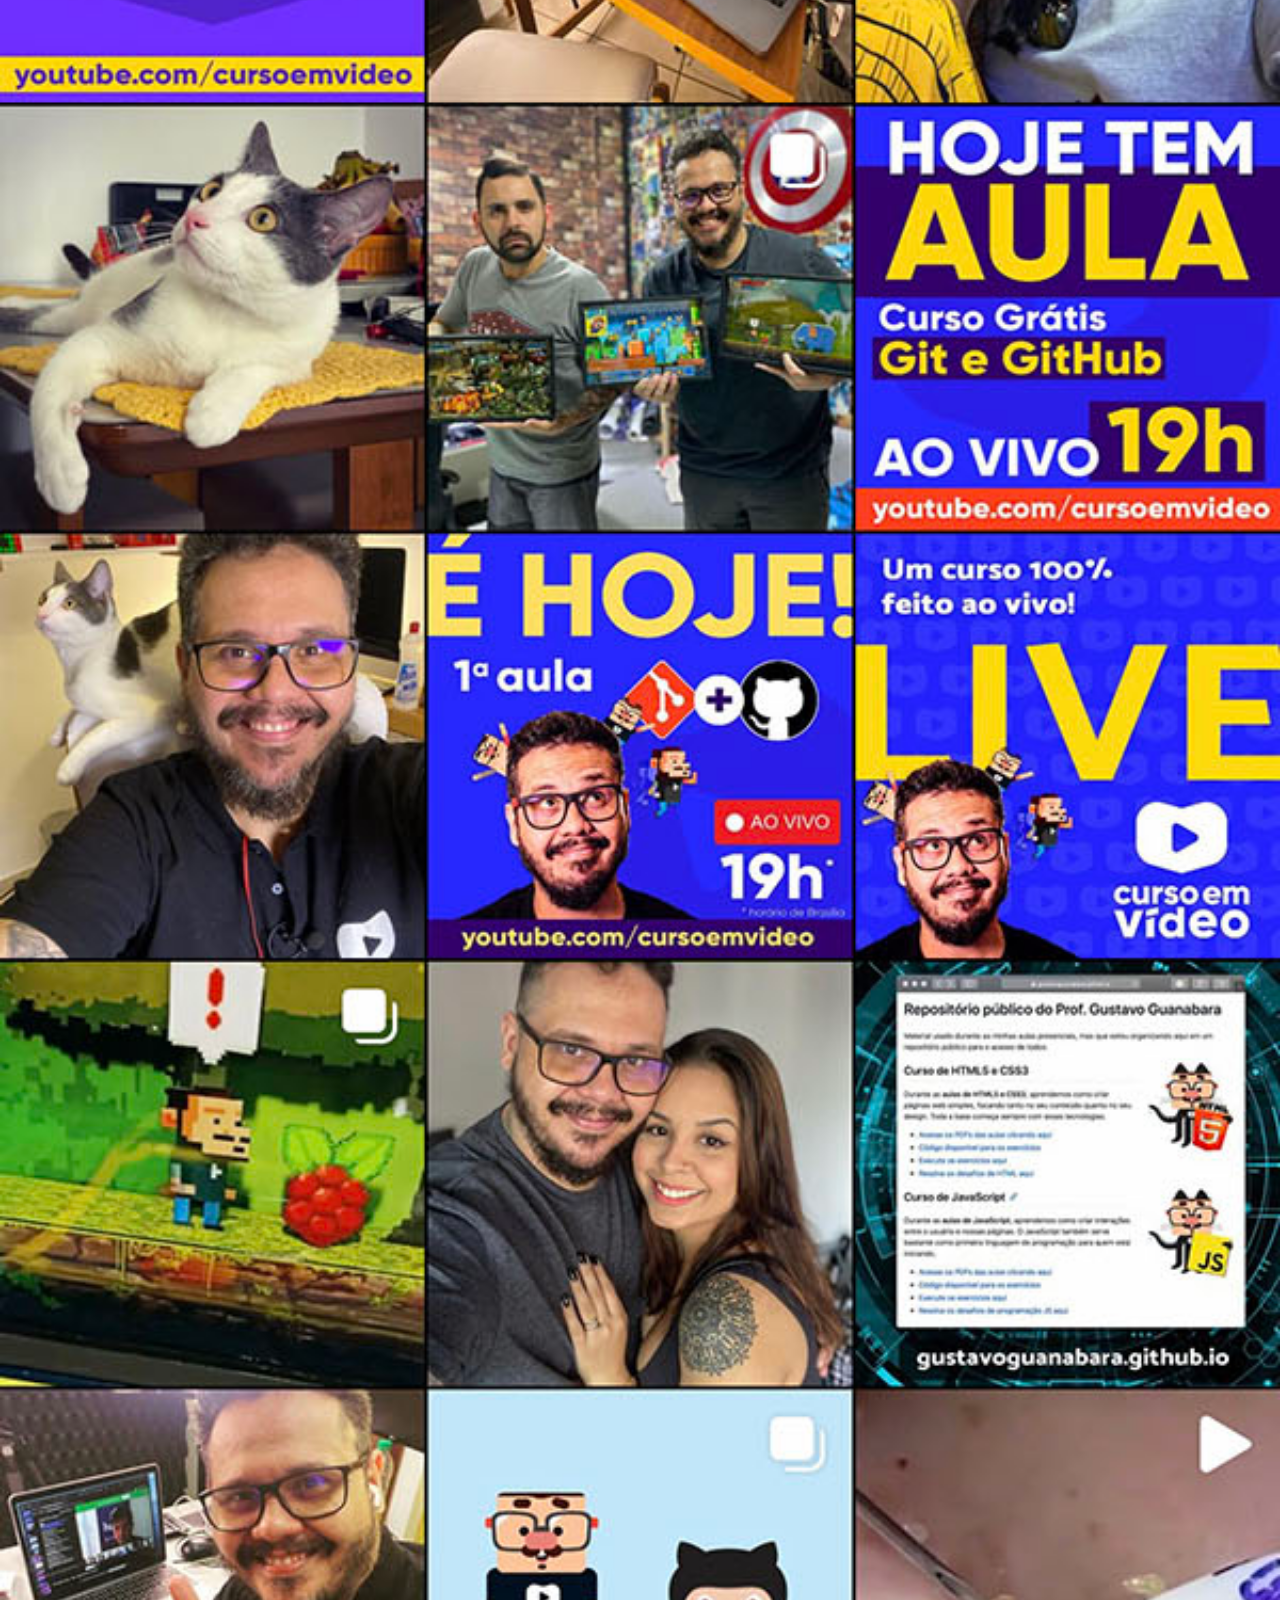
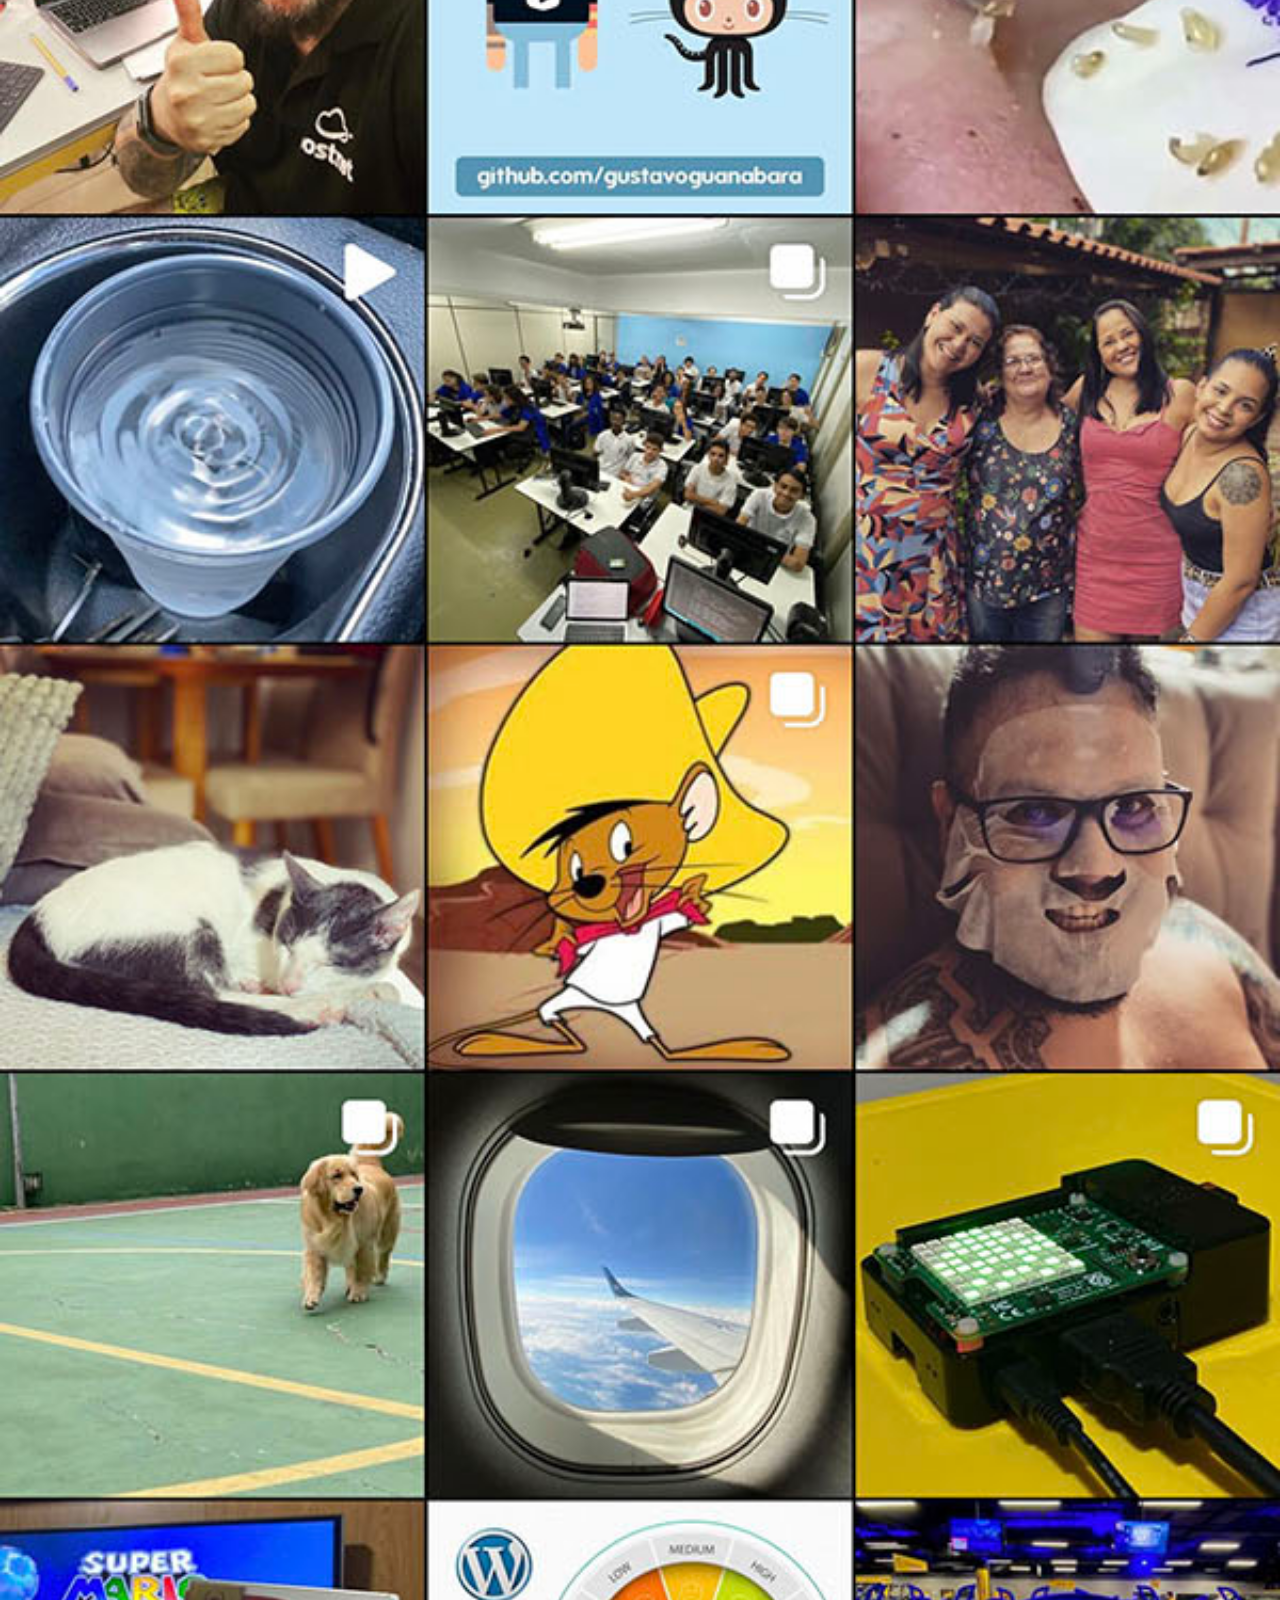
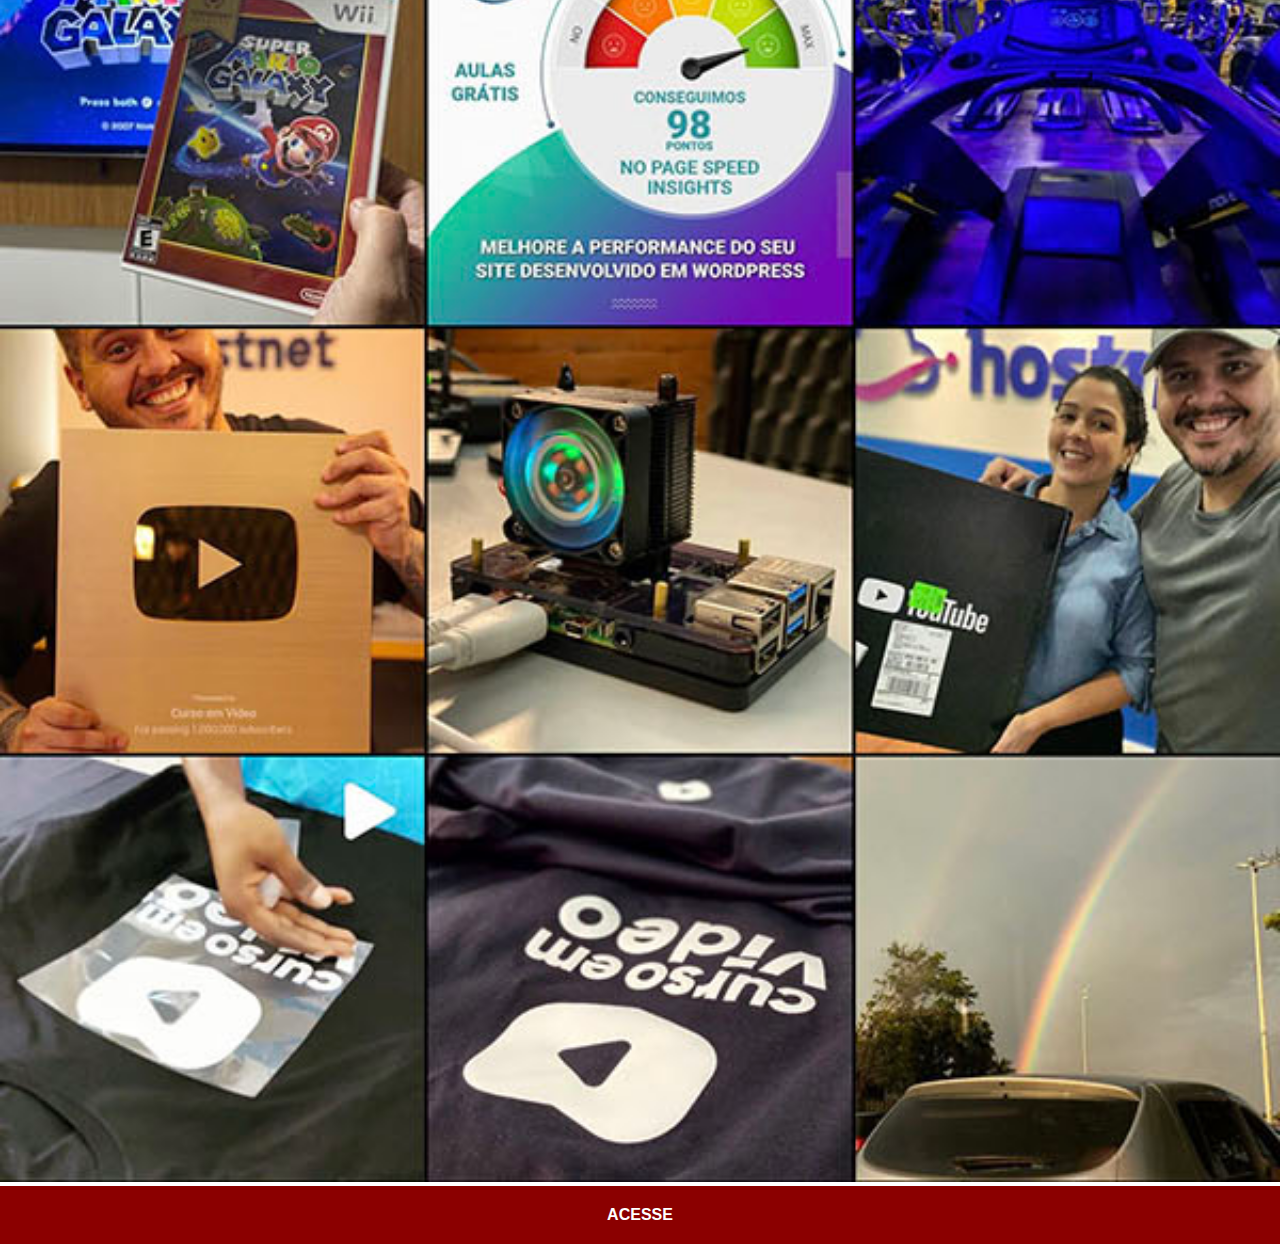
<file: instagram.html>
<!DOCTYPE html>
<html lang="pt-br">
<head>
    <meta charset="UTF-8">
    <meta name="viewport" content="width=device-width, initial-scale=1.0">
    <title>Instagram</title>
    <link rel="stylesheet" href="estilos/social.css">
</head>
<body>
    <img src="imagens/tela-instagram.jpg" alt="Instagram">
    <a href="https://www.instagram.com/gustavoguanabara/" target="_blank">ACESSE</a>
</body>
</html>
</file>
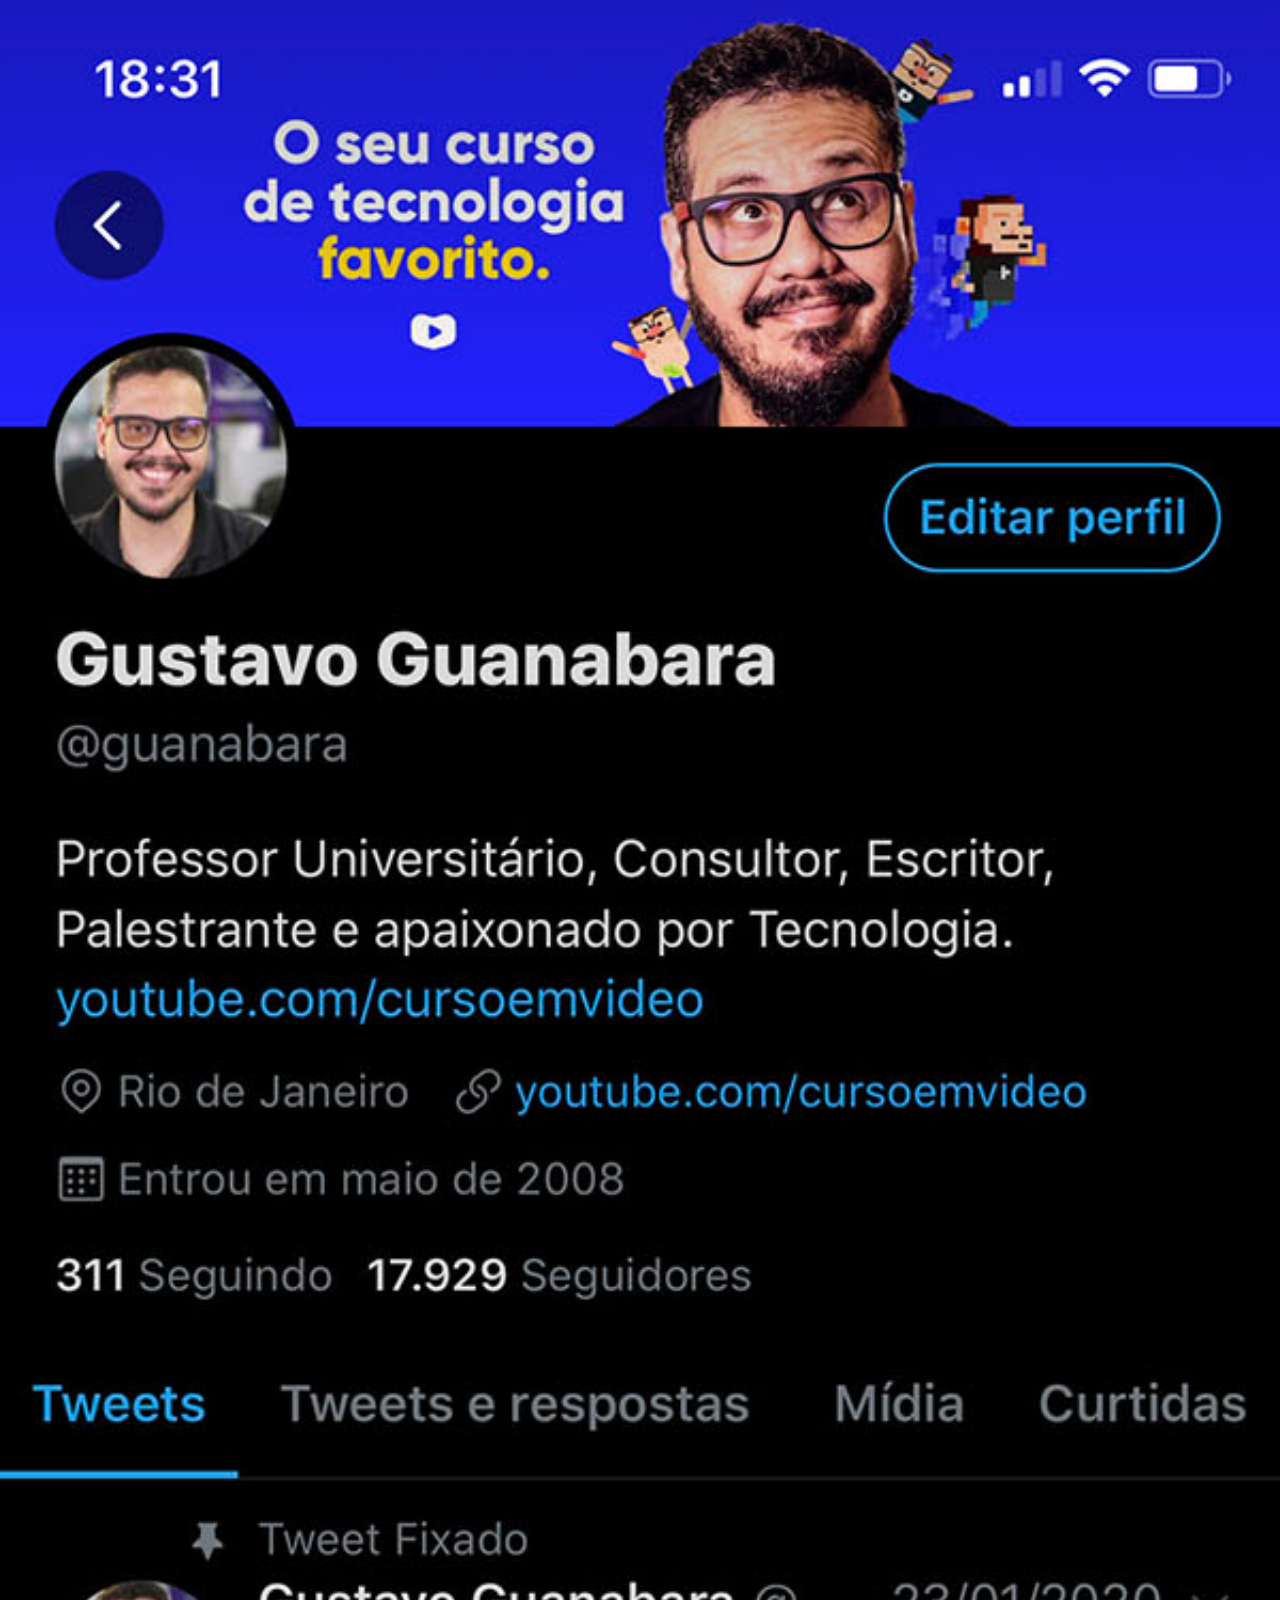
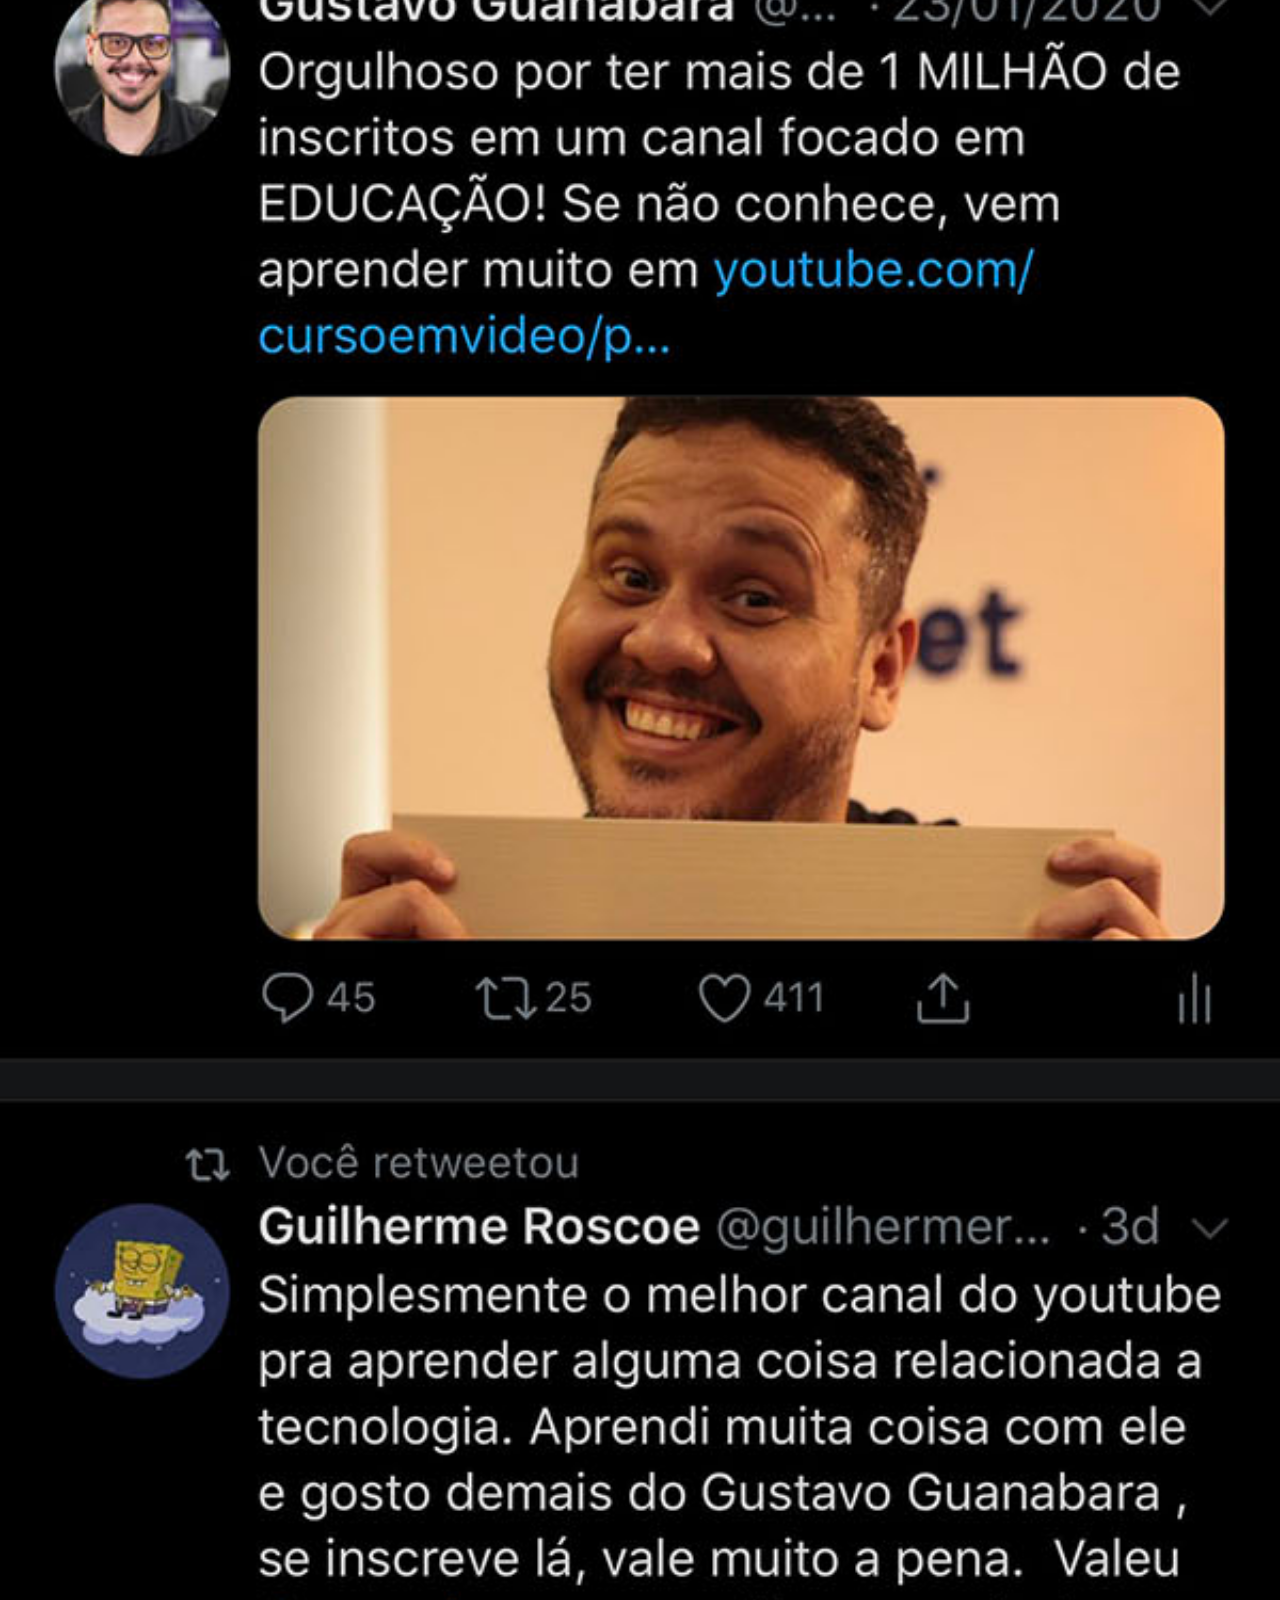
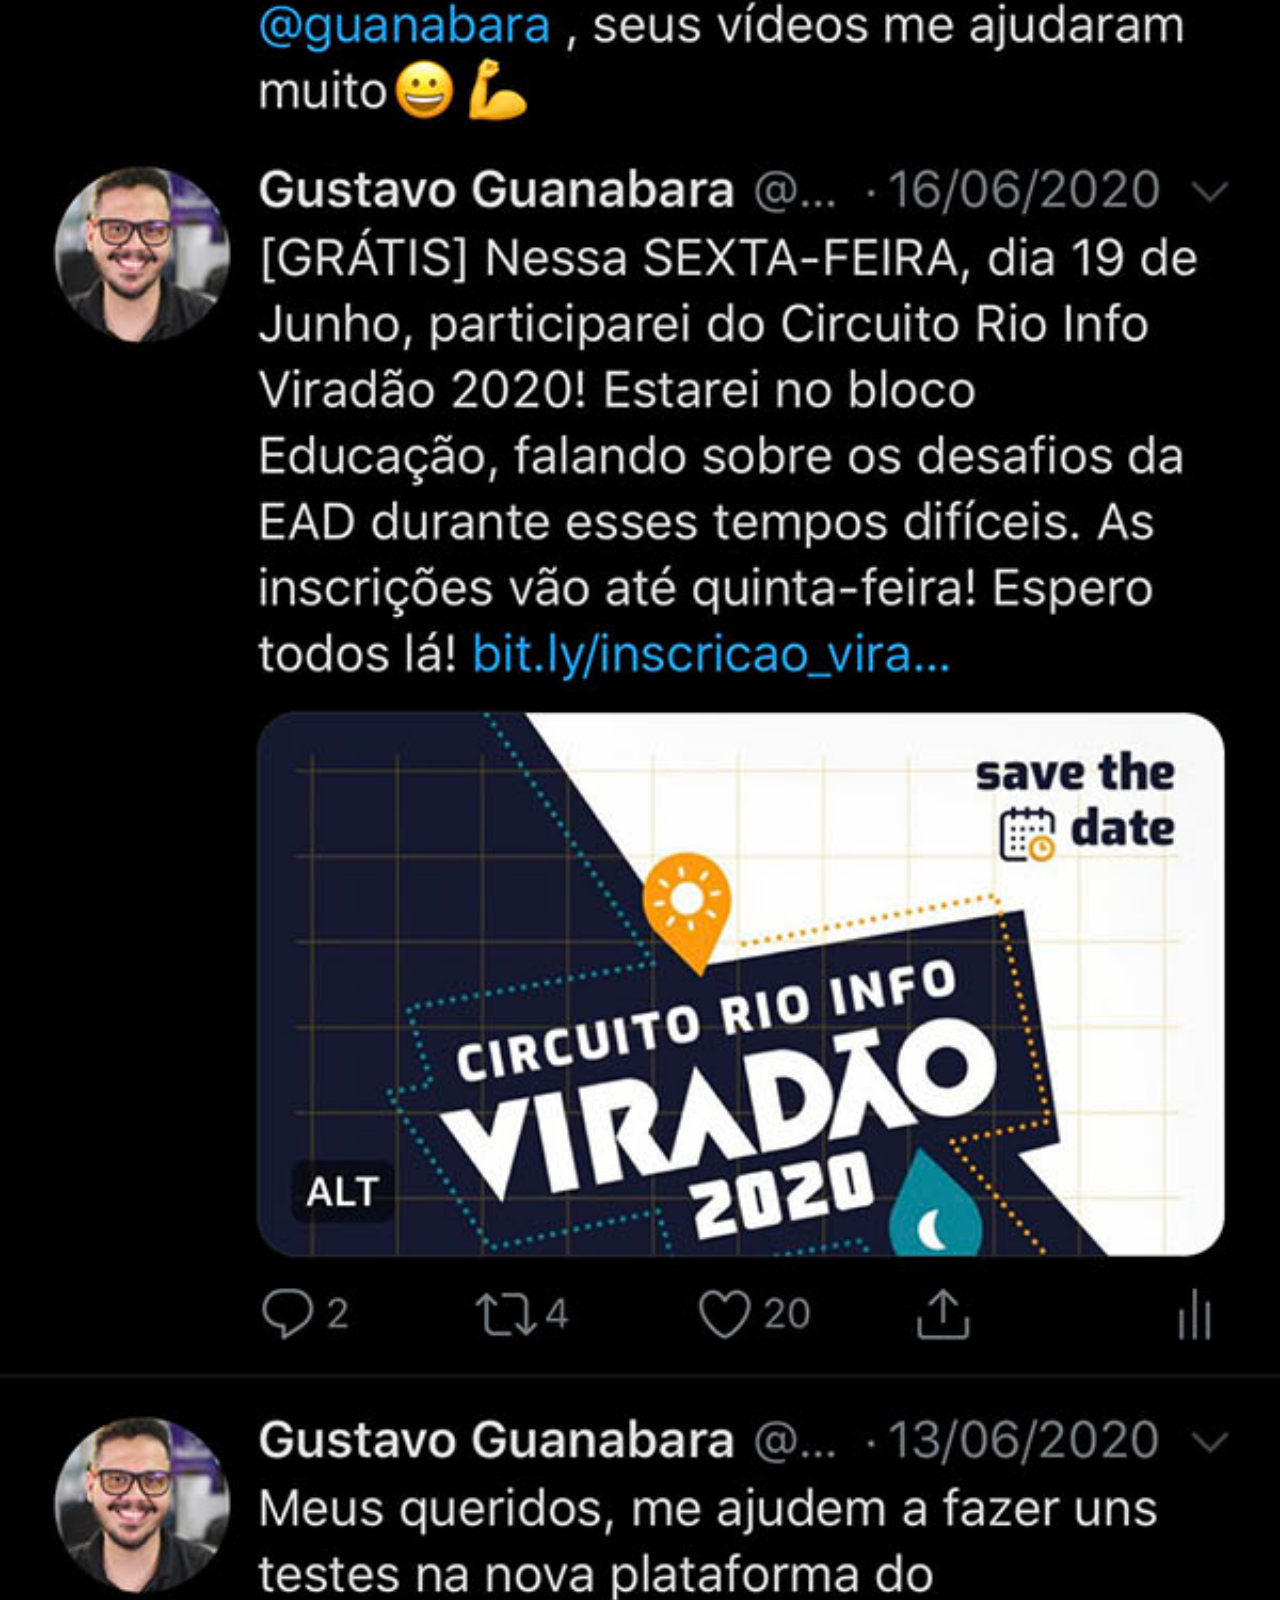
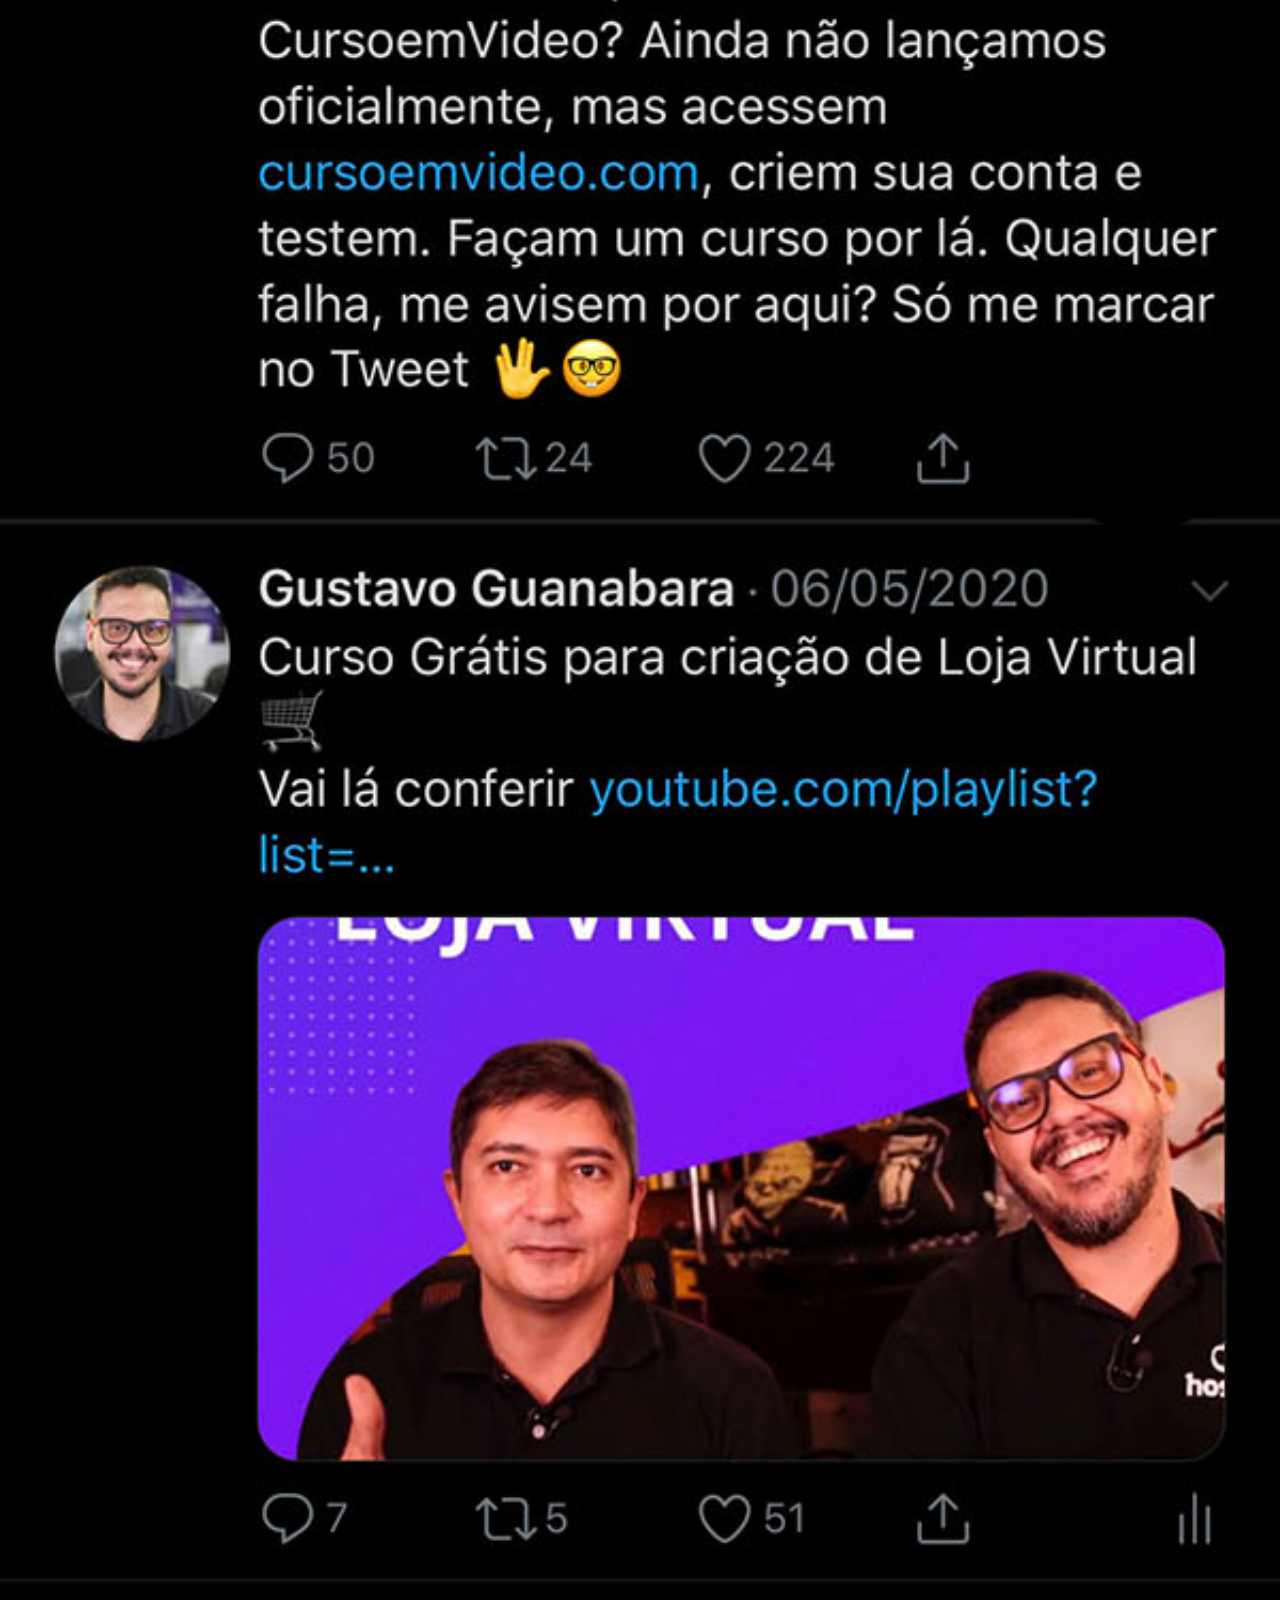
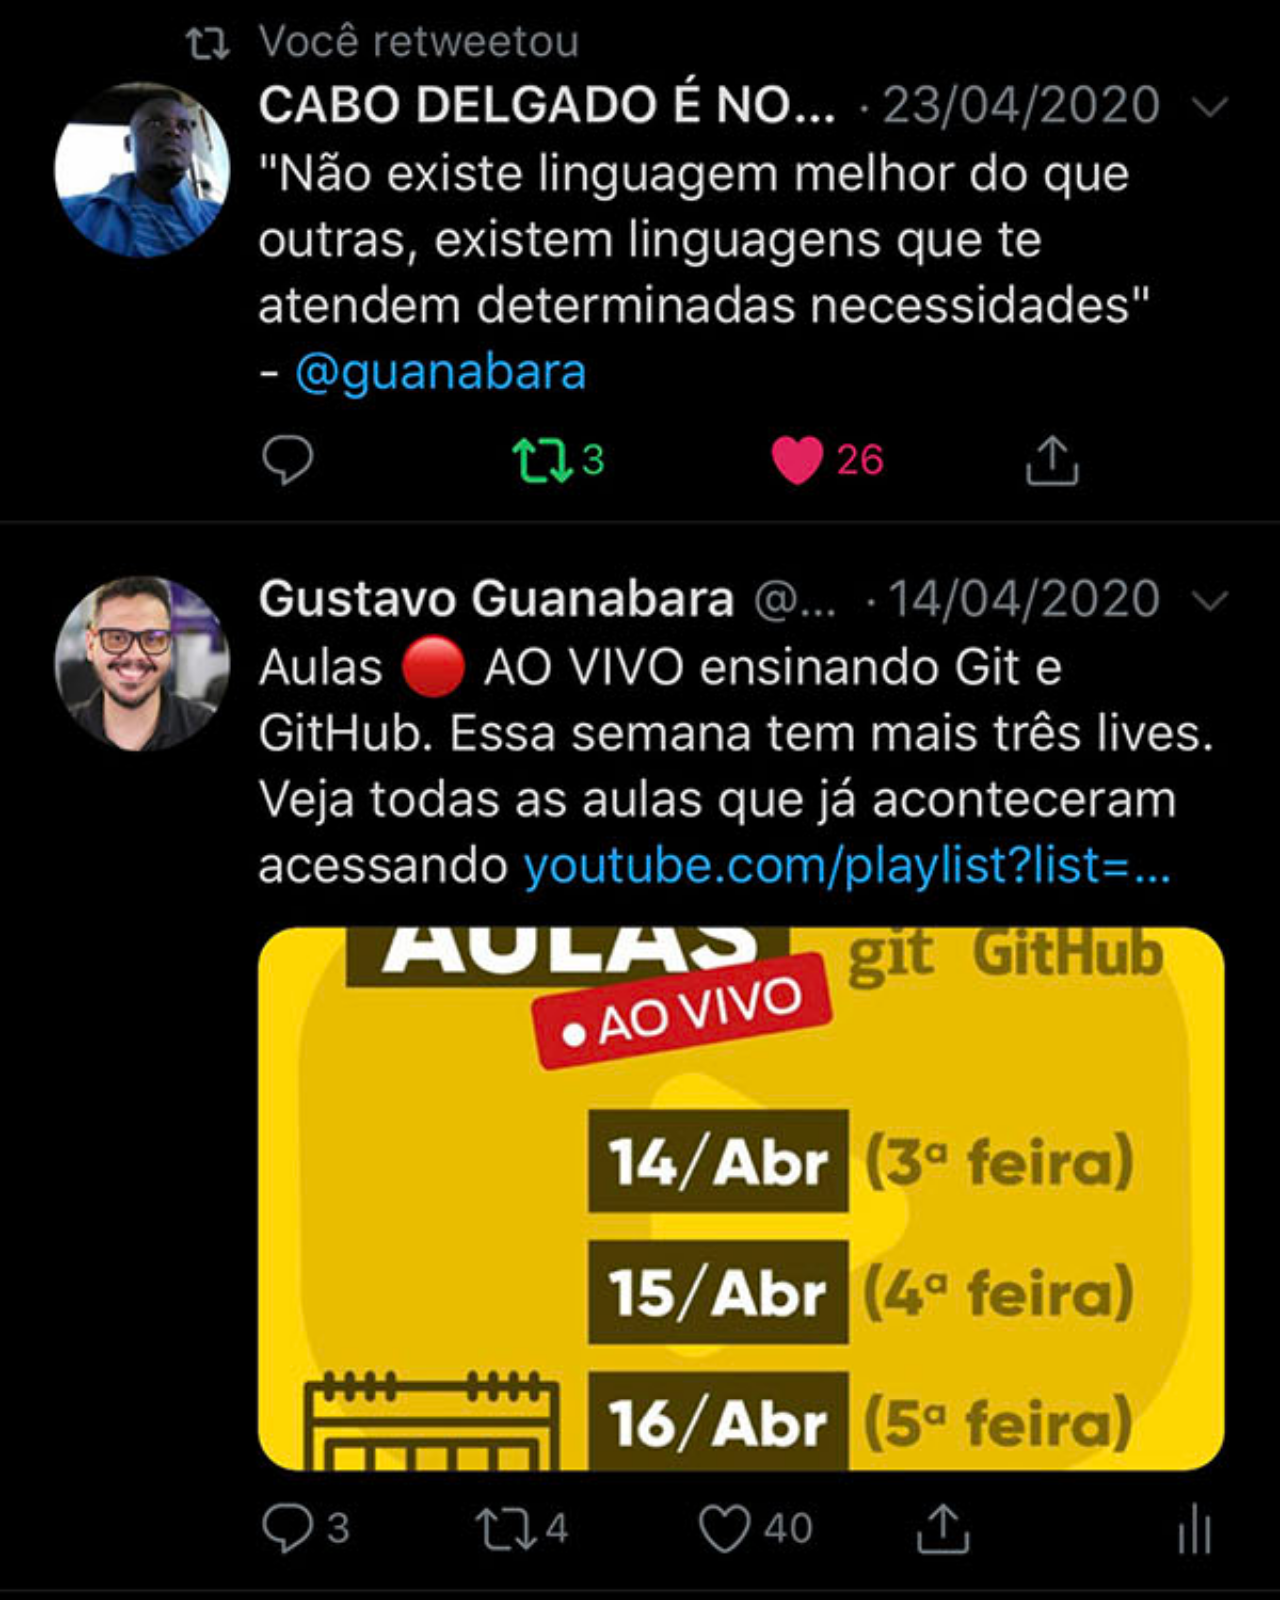
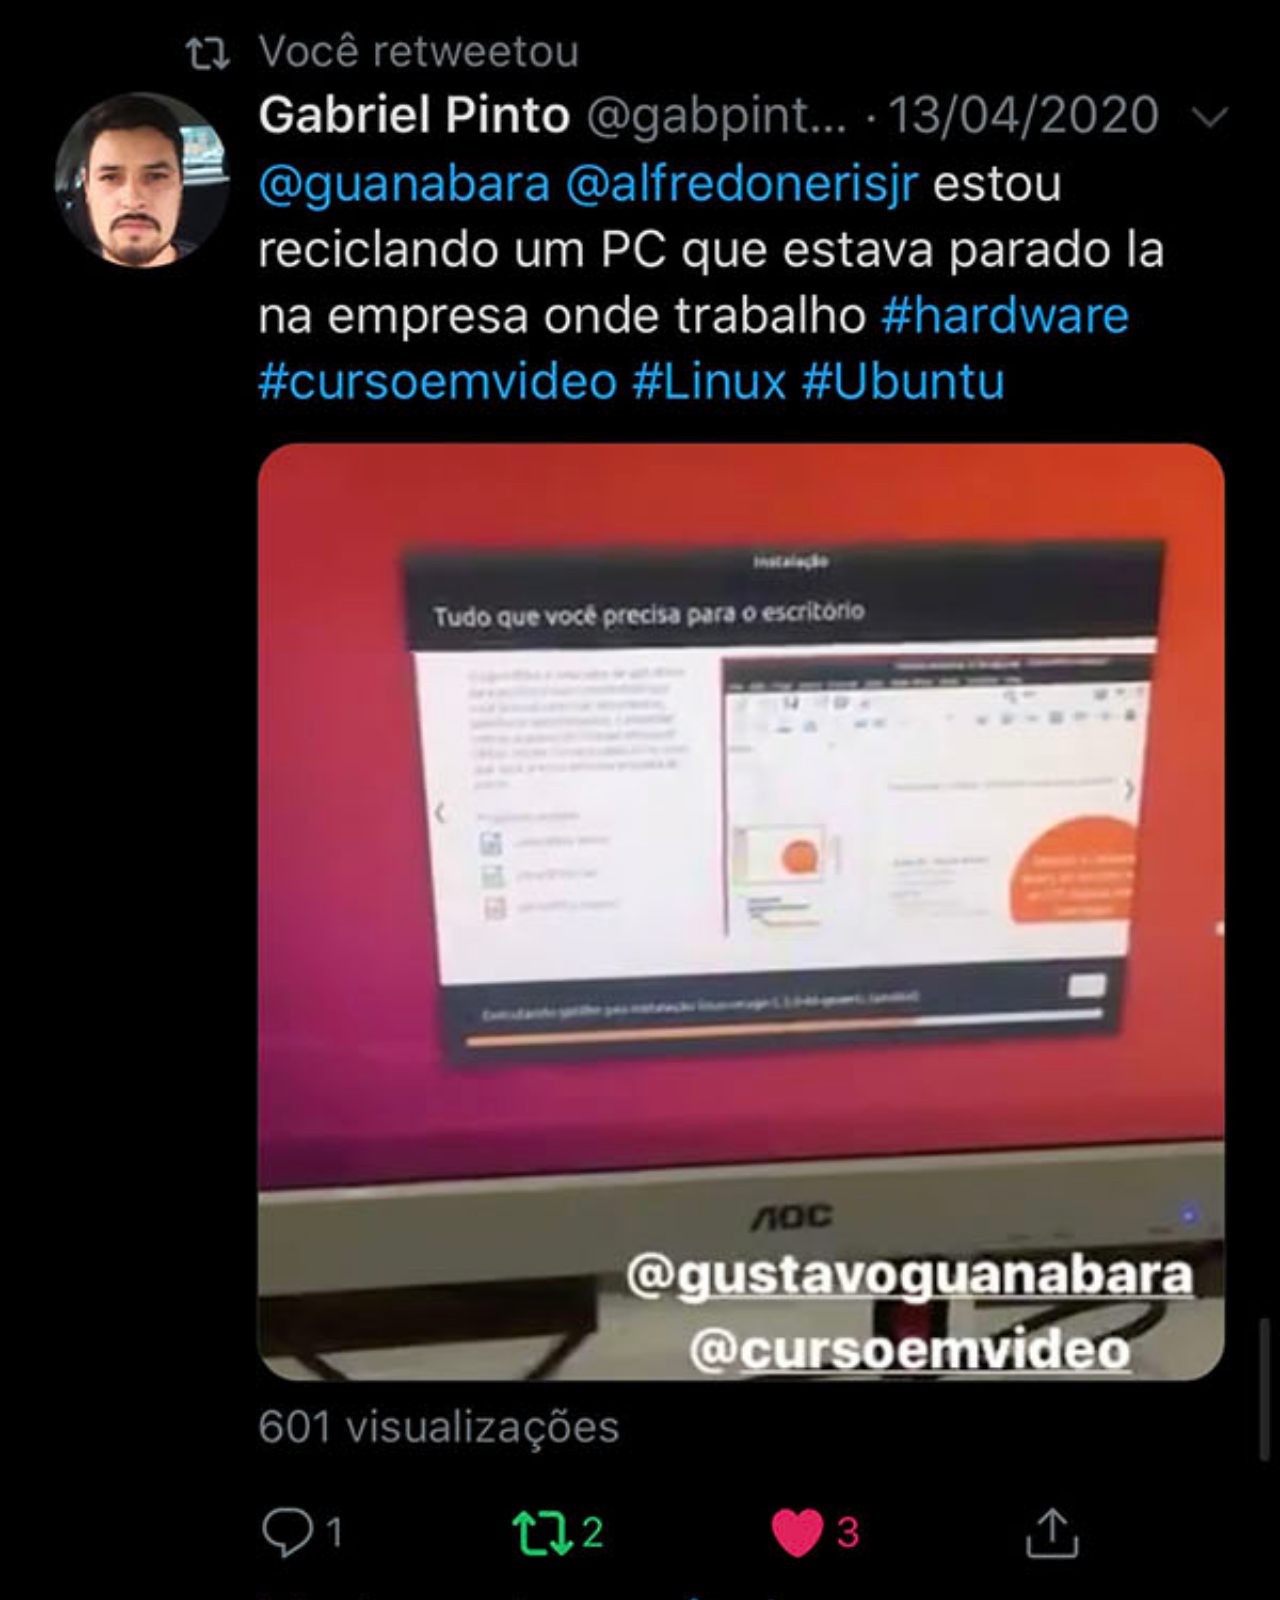
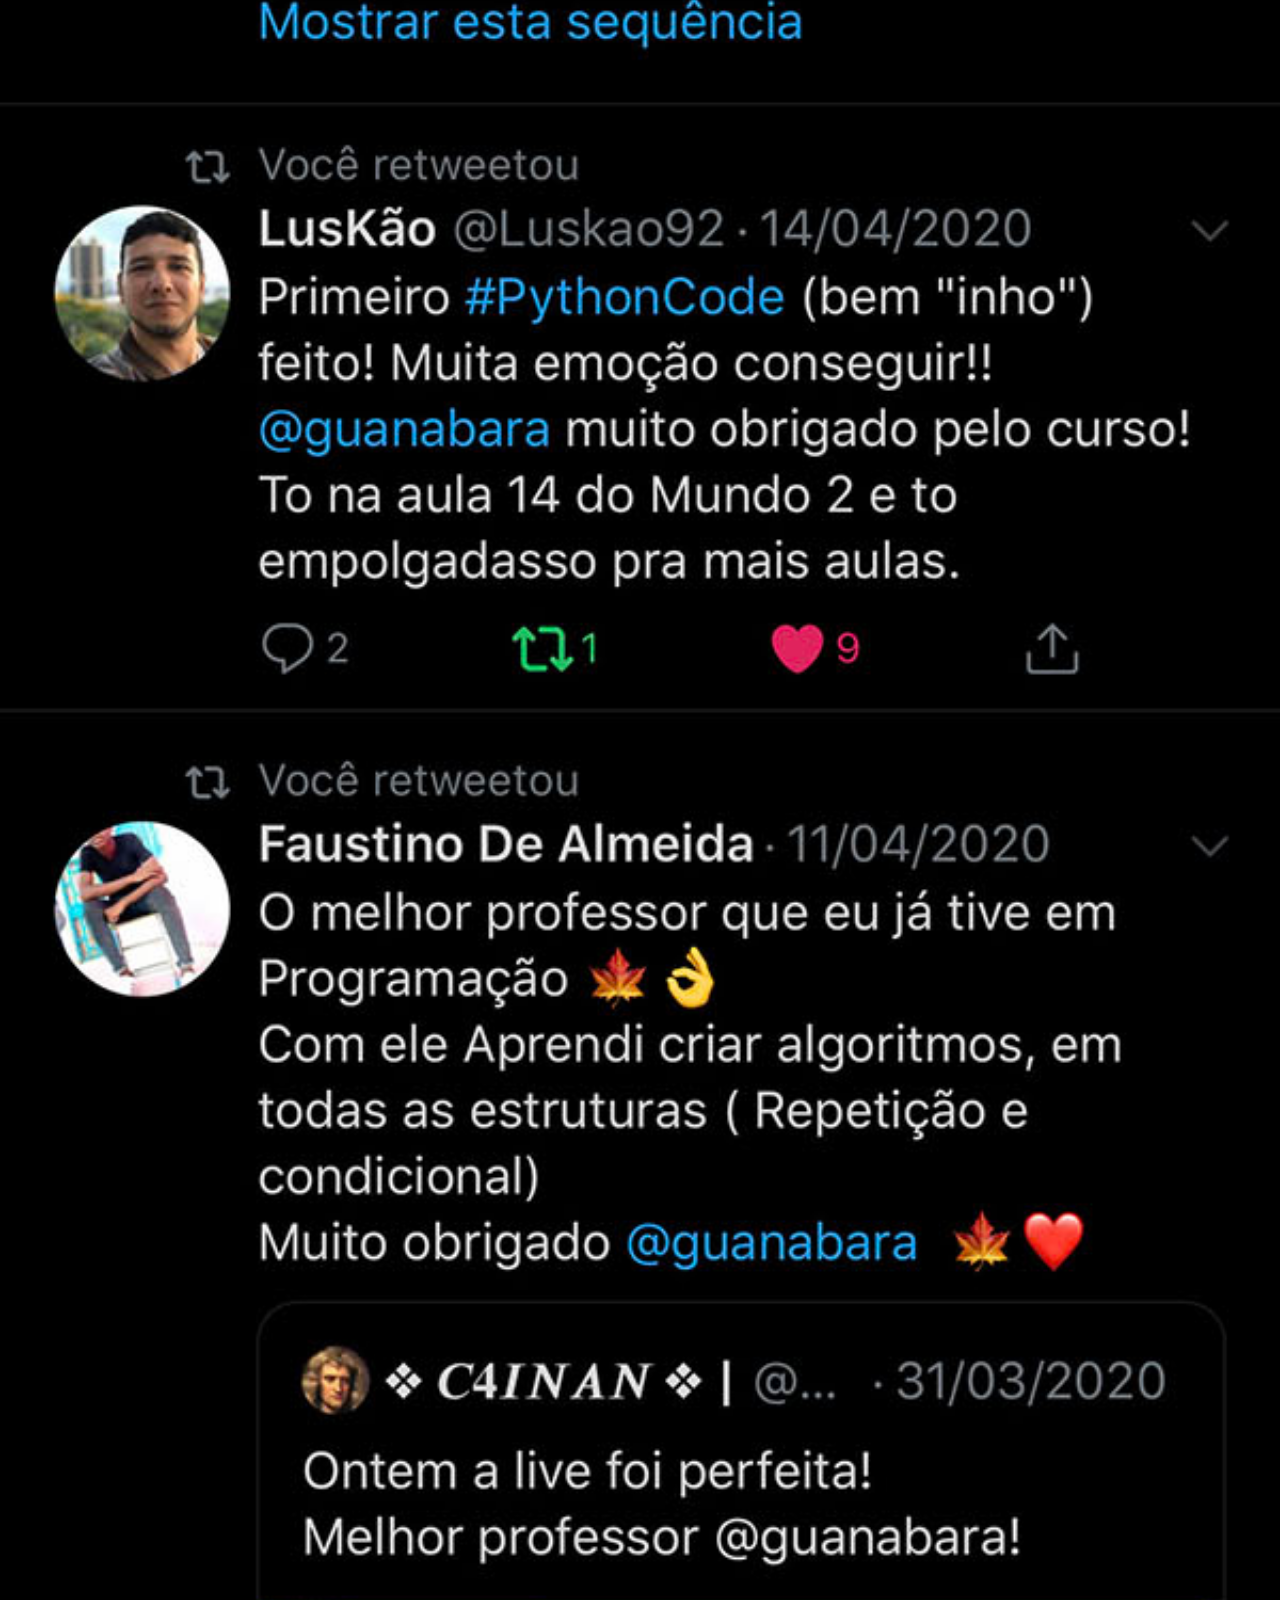
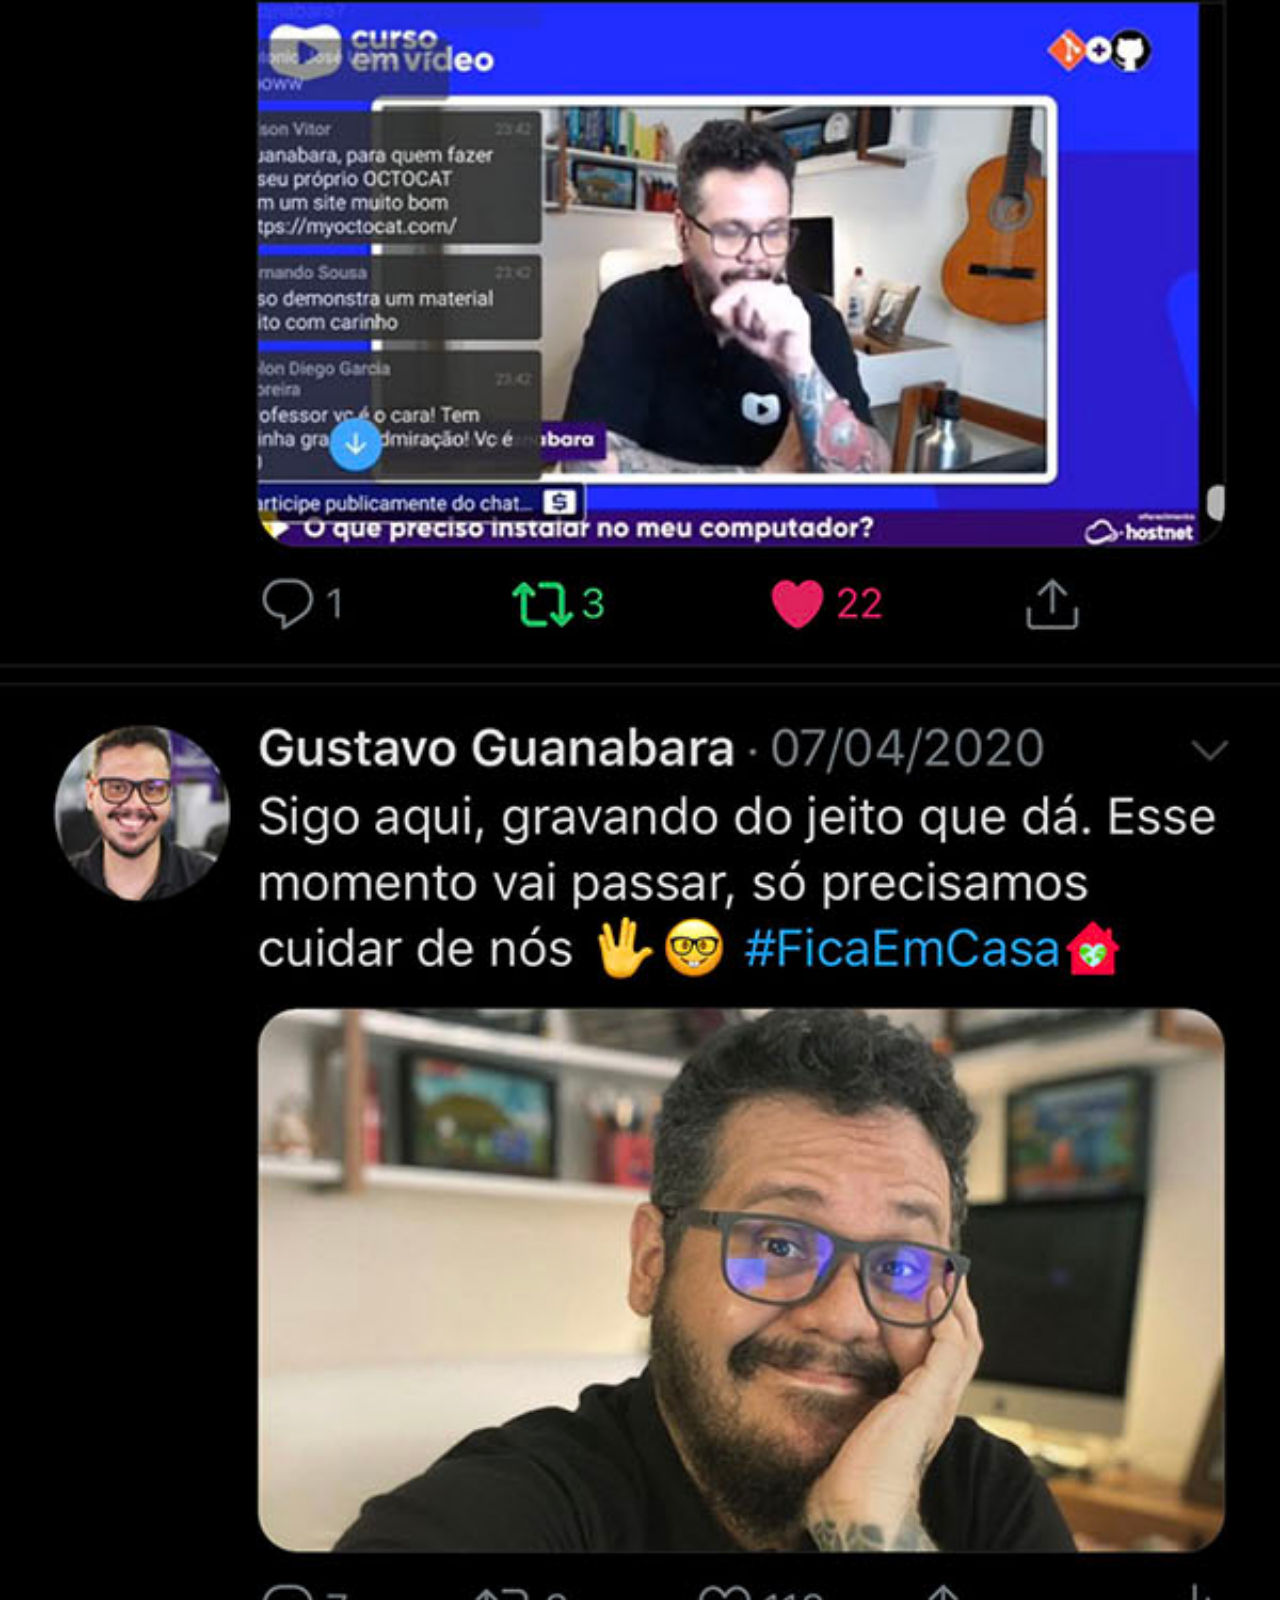
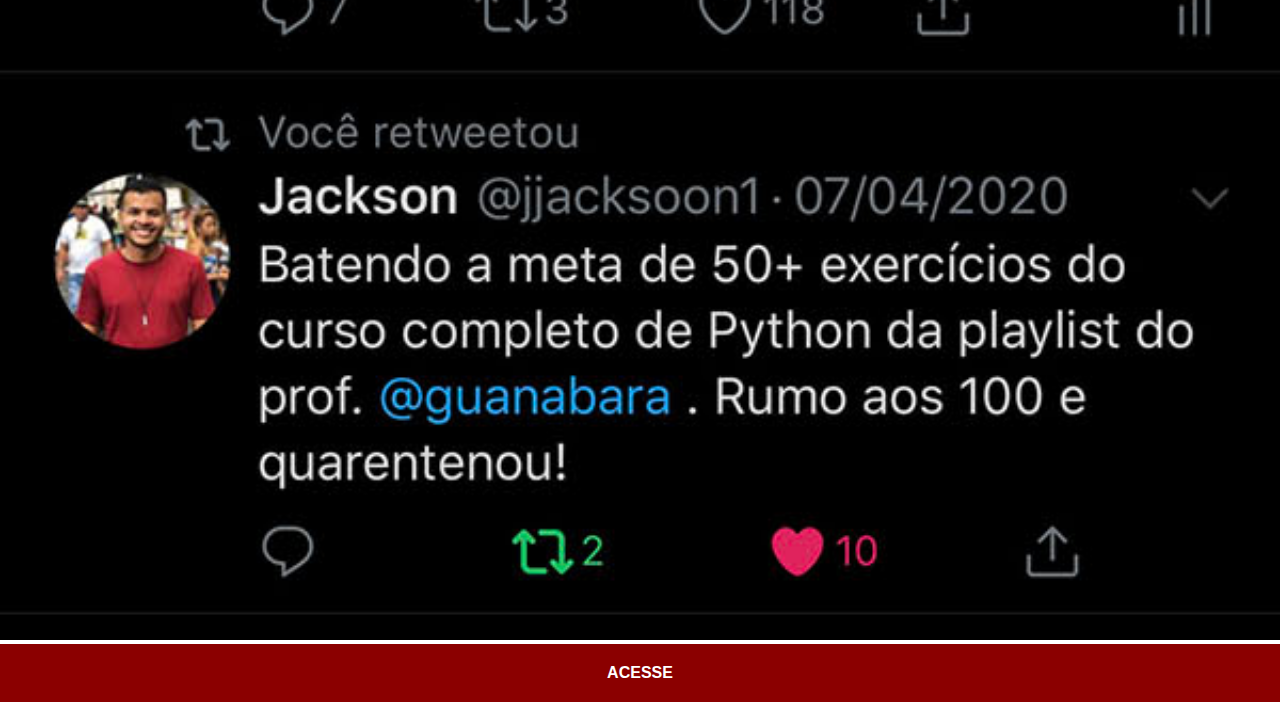
<file: twitter.html>
<!DOCTYPE html>
<html lang="pt-br">
<head>
    <meta charset="UTF-8">
    <meta name="viewport" content="width=device-width, initial-scale=1.0">
    <title>Twitter</title>
    <link rel="stylesheet" href="estilos/social.css">
</head>
<body>
    <img src="imagens/tela-twitter.jpg" alt="twitter">
    <a href="https://x.com/guanabara" target="_blank">ACESSE</a>
</body>
</html>
</file>
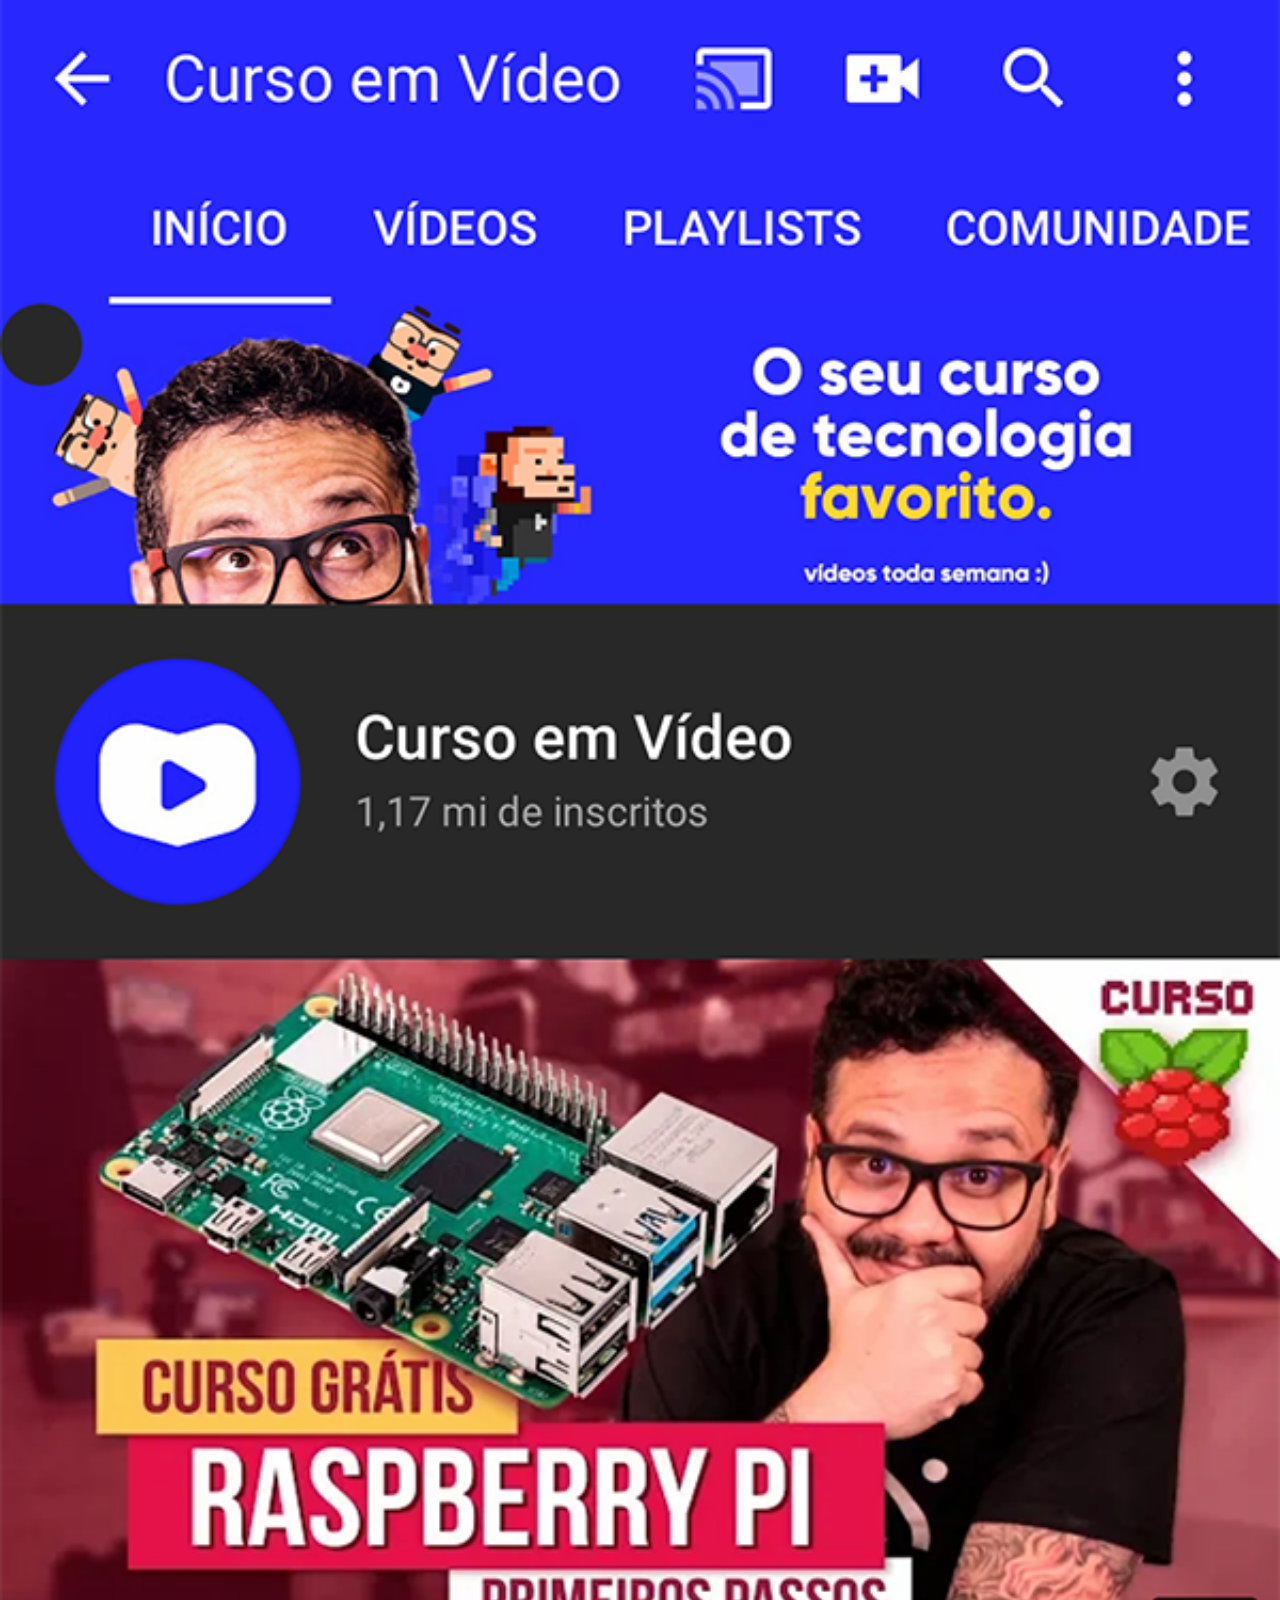
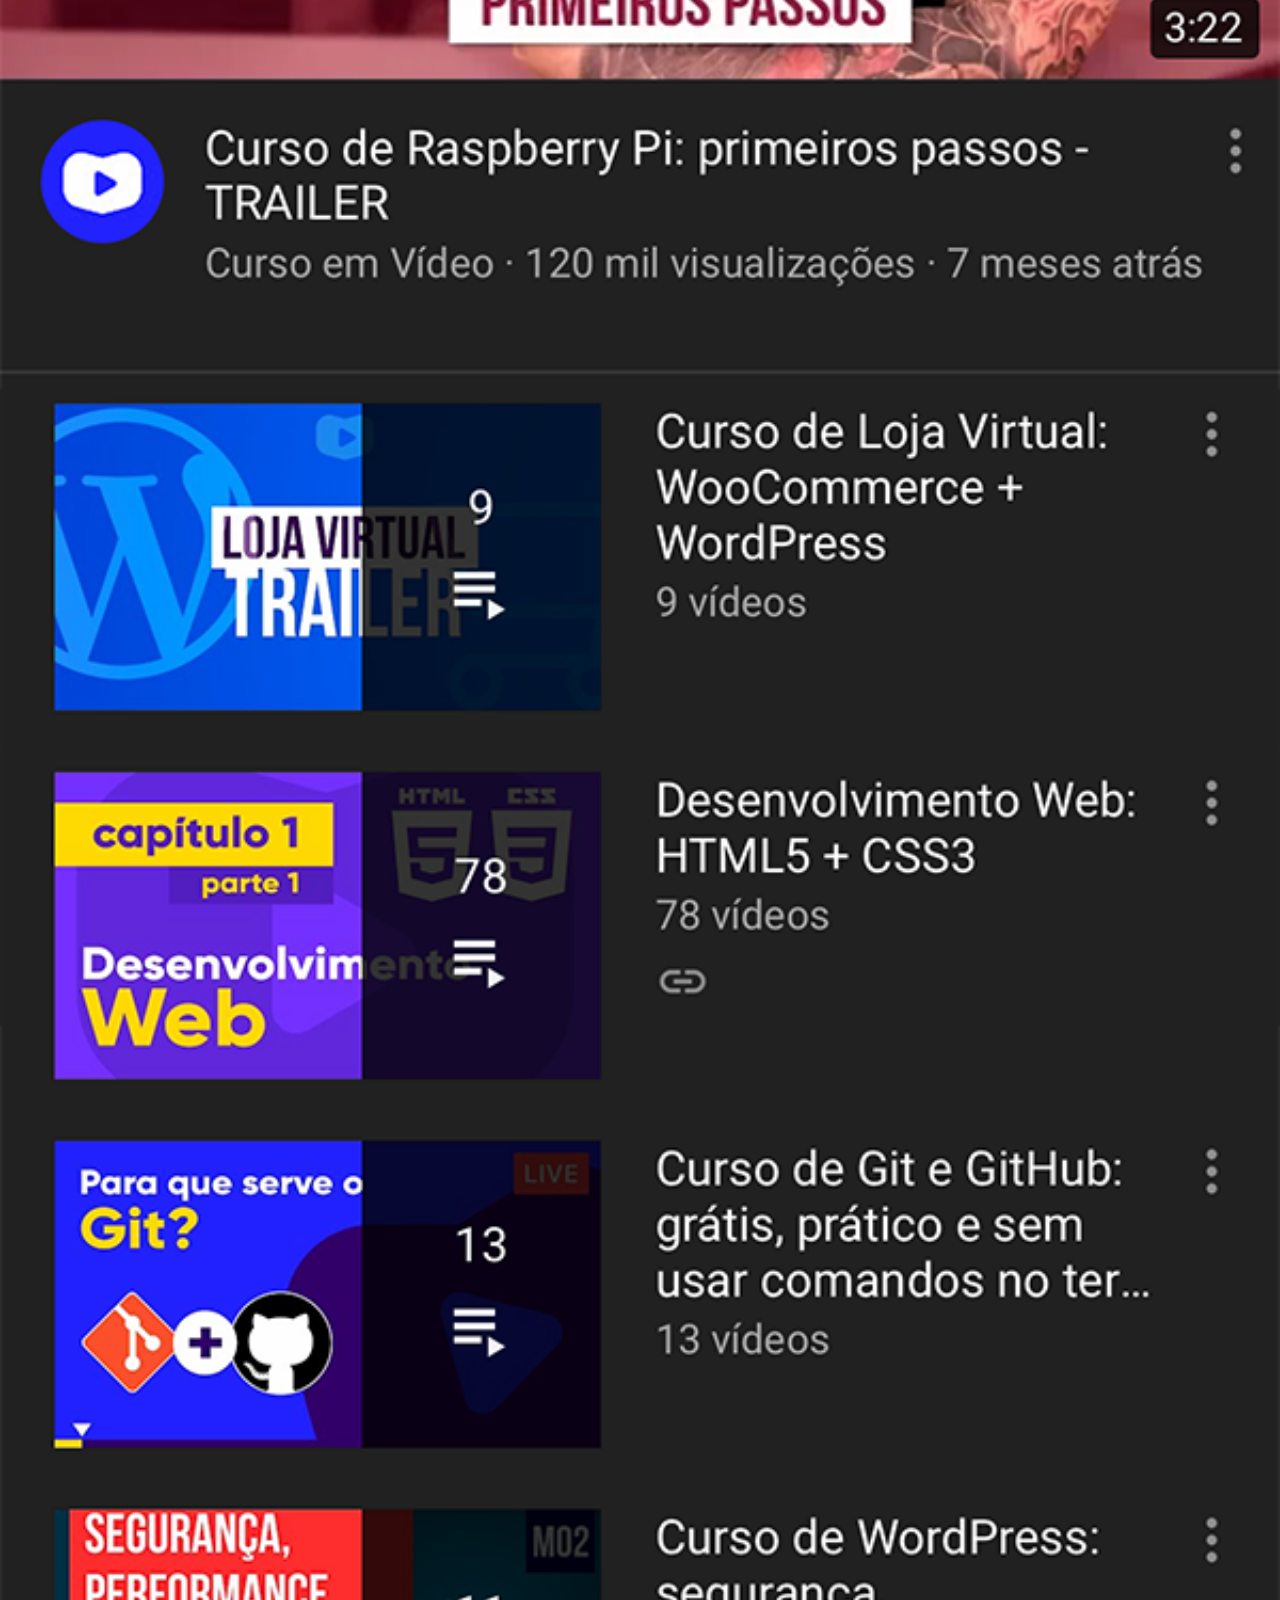
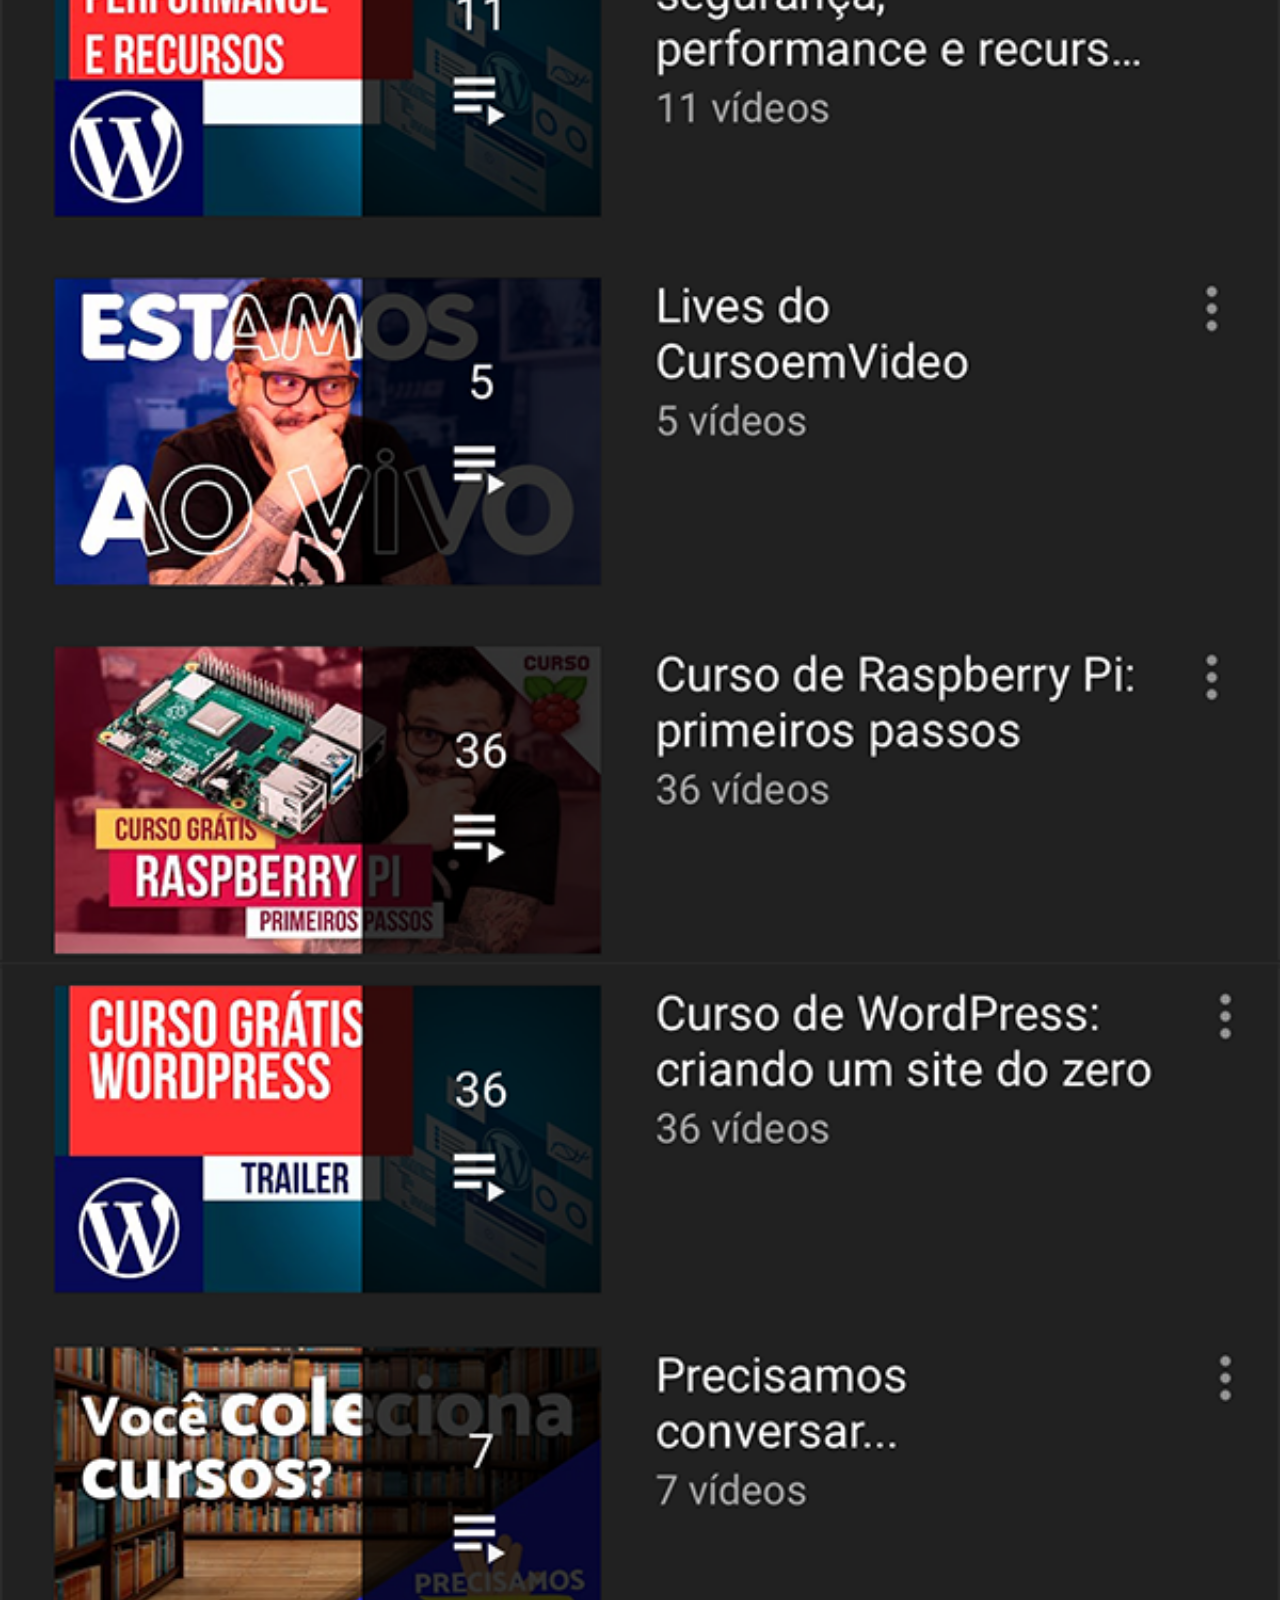
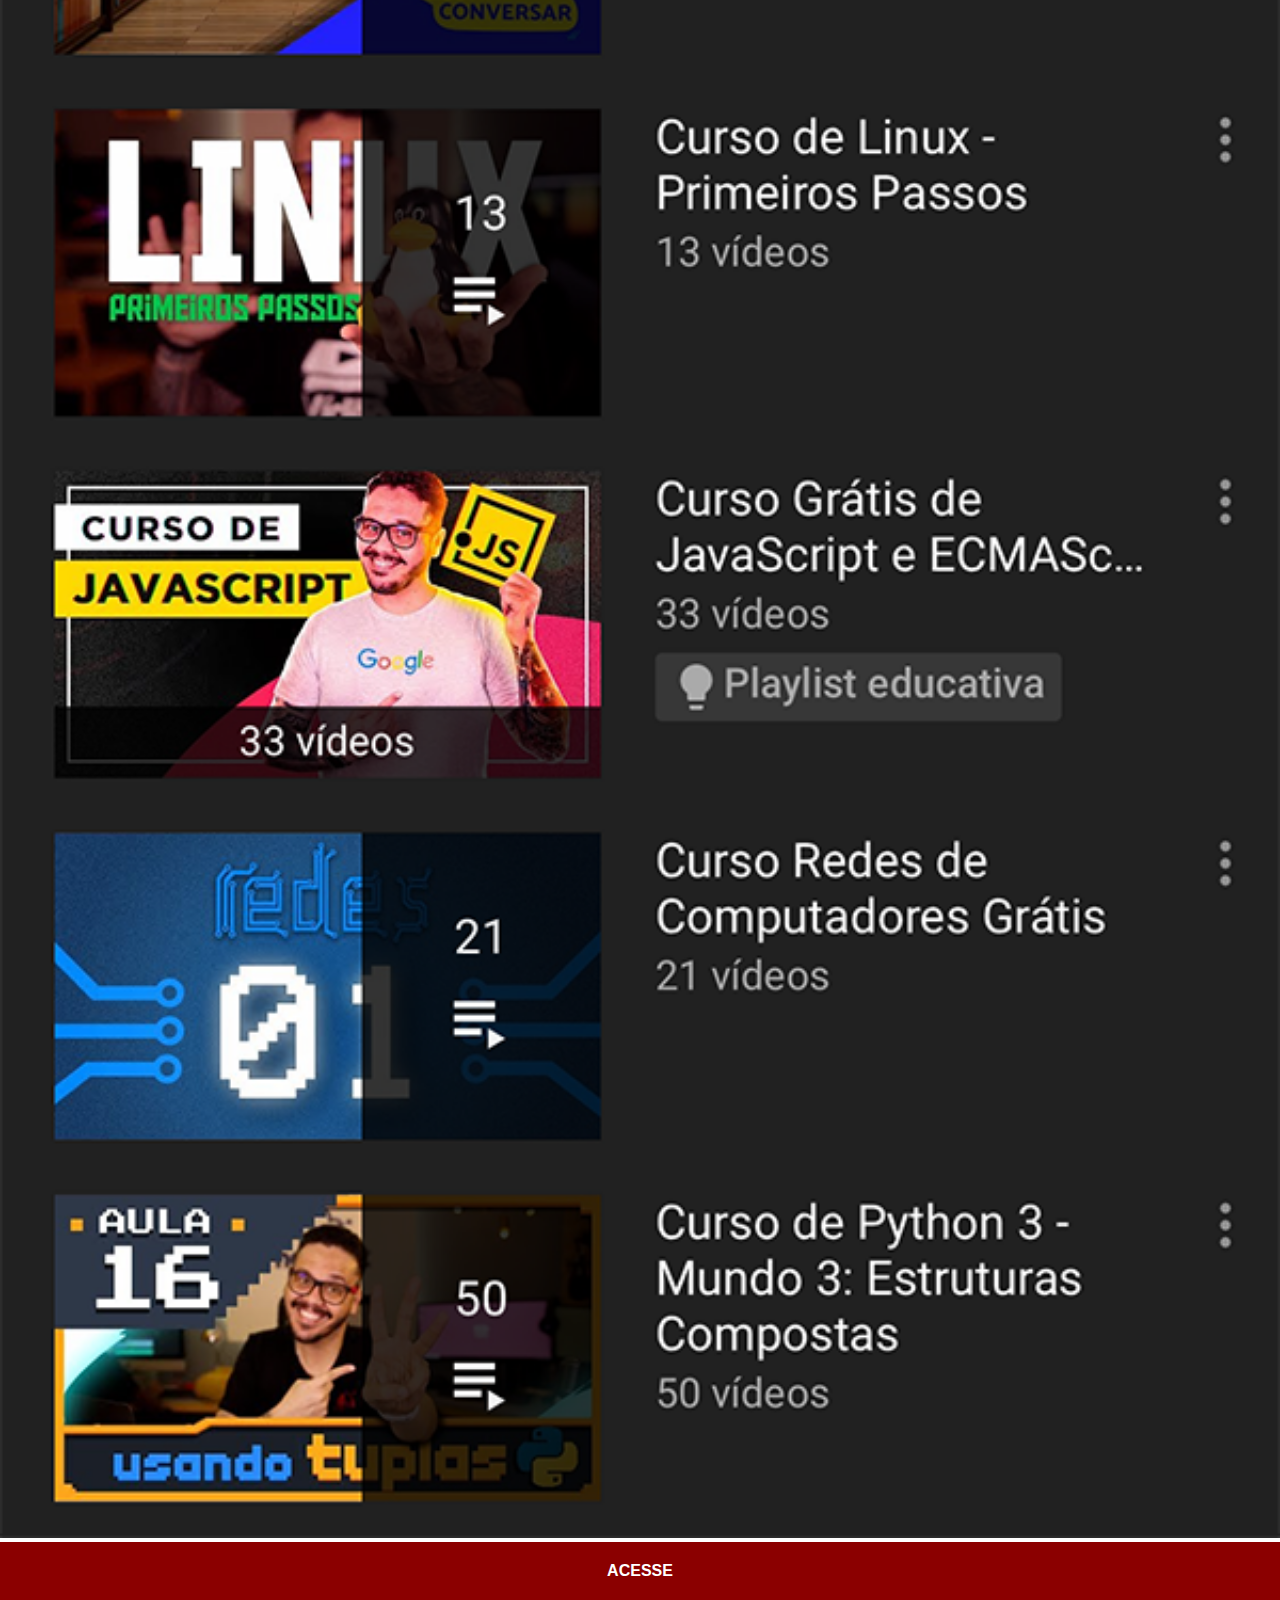
<file: youtube.html>
<!DOCTYPE html>
<html lang="pt-br">
<head>
    <meta charset="UTF-8">
    <meta name="viewport" content="width=device-width, initial-scale=1.0">
    <title>Youtube</title>
    <link rel="stylesheet" href="estilos/social.css">
</head>
<body>
    <img src="imagens/tela-youtube.png" alt="Tela do Youtube">
    <a href="https://www.youtube.com/c/CursoemV%C3%ADdeo/playlists" target="_blank">ACESSE</a>
</body>
</html>
</file>
<file: estilos/styles.css>
@charset "UTF-8";

* {
    margin: 0px;
    padding: 0px;
    font-family: Arial, Helvetica, sans-serif;
}

html, body {
    height: 100vh;
    width: 100vw;
    background-color: black;
}

body {
    background: url(../imagens/fundo-madeira.jpg)no-repeat top center;
    background-size: cover;
    background-attachment: fixed;

}

main {
    height: 100vh;
    position: relative;
}

section#telefone {
    position: absolute;
    top: 50%;
    left:50% ;
    transform: translate(-50%, -50%);

    height: 627px;
    width: 311px;
    
    background: url(../imagens/frame-iphone.png)no-repeat;
}

iframe#tela {
    position: relative;
    top: 80px;
    left: 22px;
    width: 269px;
    height: 471px;

}

section#redes-sociais img {
    width: 50px;
    margin: 10px;
    border-radius: 50%;
    box-shadow: 2px 2px 5px rgba(0, 0, 0, 0.363);
    box-sizing: border-box;
}

section#redes-sociais {
    text-align: right;
}

section#redes-sociais img:hover {
    border: 2px solid rgba(255, 255, 255, 0.623);
    transform: translate(-3px, -3px);
    box-sizing: 5px 5px 10px rgba(0, 0, 0, 0.568);
    transition: transform .3s, border 0.3s;
}
</file>
<file: estilos/social.css>
@charset "UTF-8";

* {
    margin: 0px;
    padding: 0px;
    font-family: Arial, Helvetica, sans-serif;
}

::-webkit-scrollbar {
    width: 0px;
    height: 0px;
}

img {
    width: 100vw;
}

a {
    display: block;
    background-color: darkred;
    padding: 20px;
    text-align: center;
    font-weight: bolder;
    text-decoration: none;
    color: white;
}

a:hover {
    background-color: red;
}
</file>
